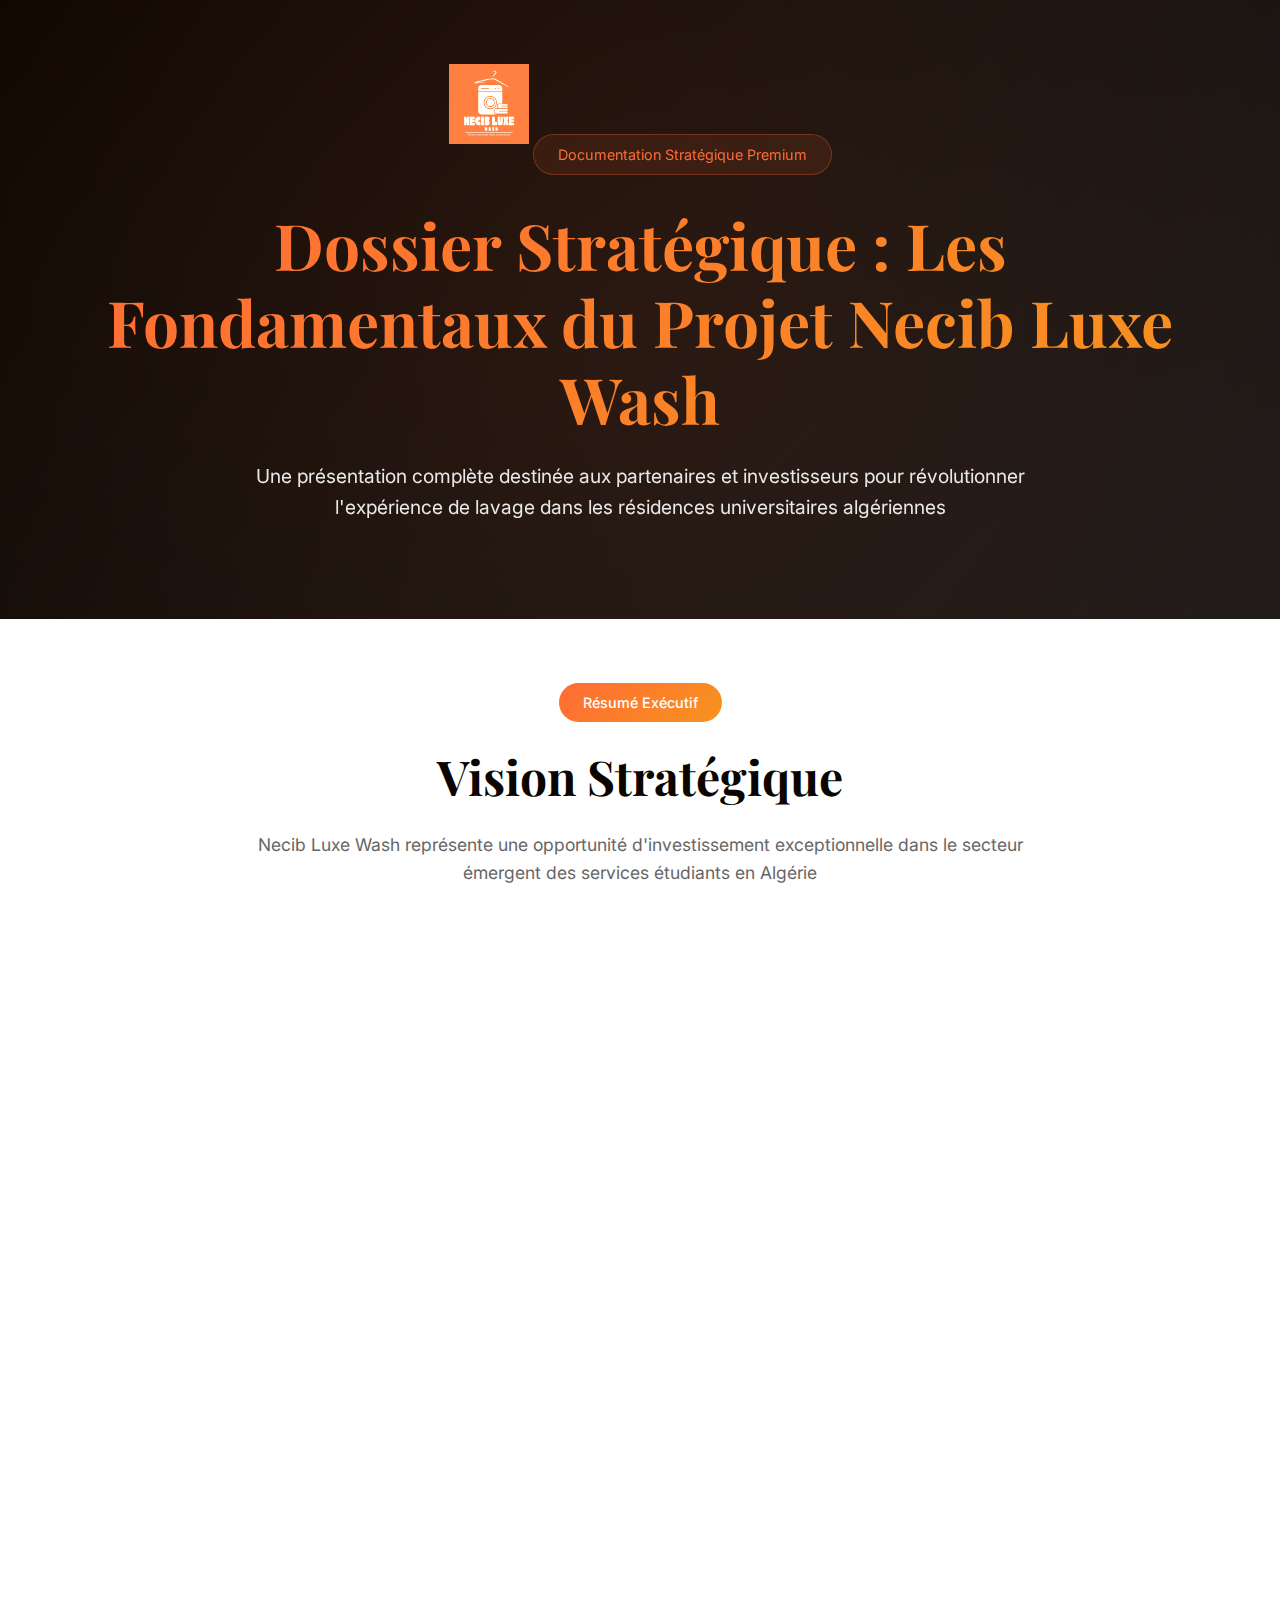
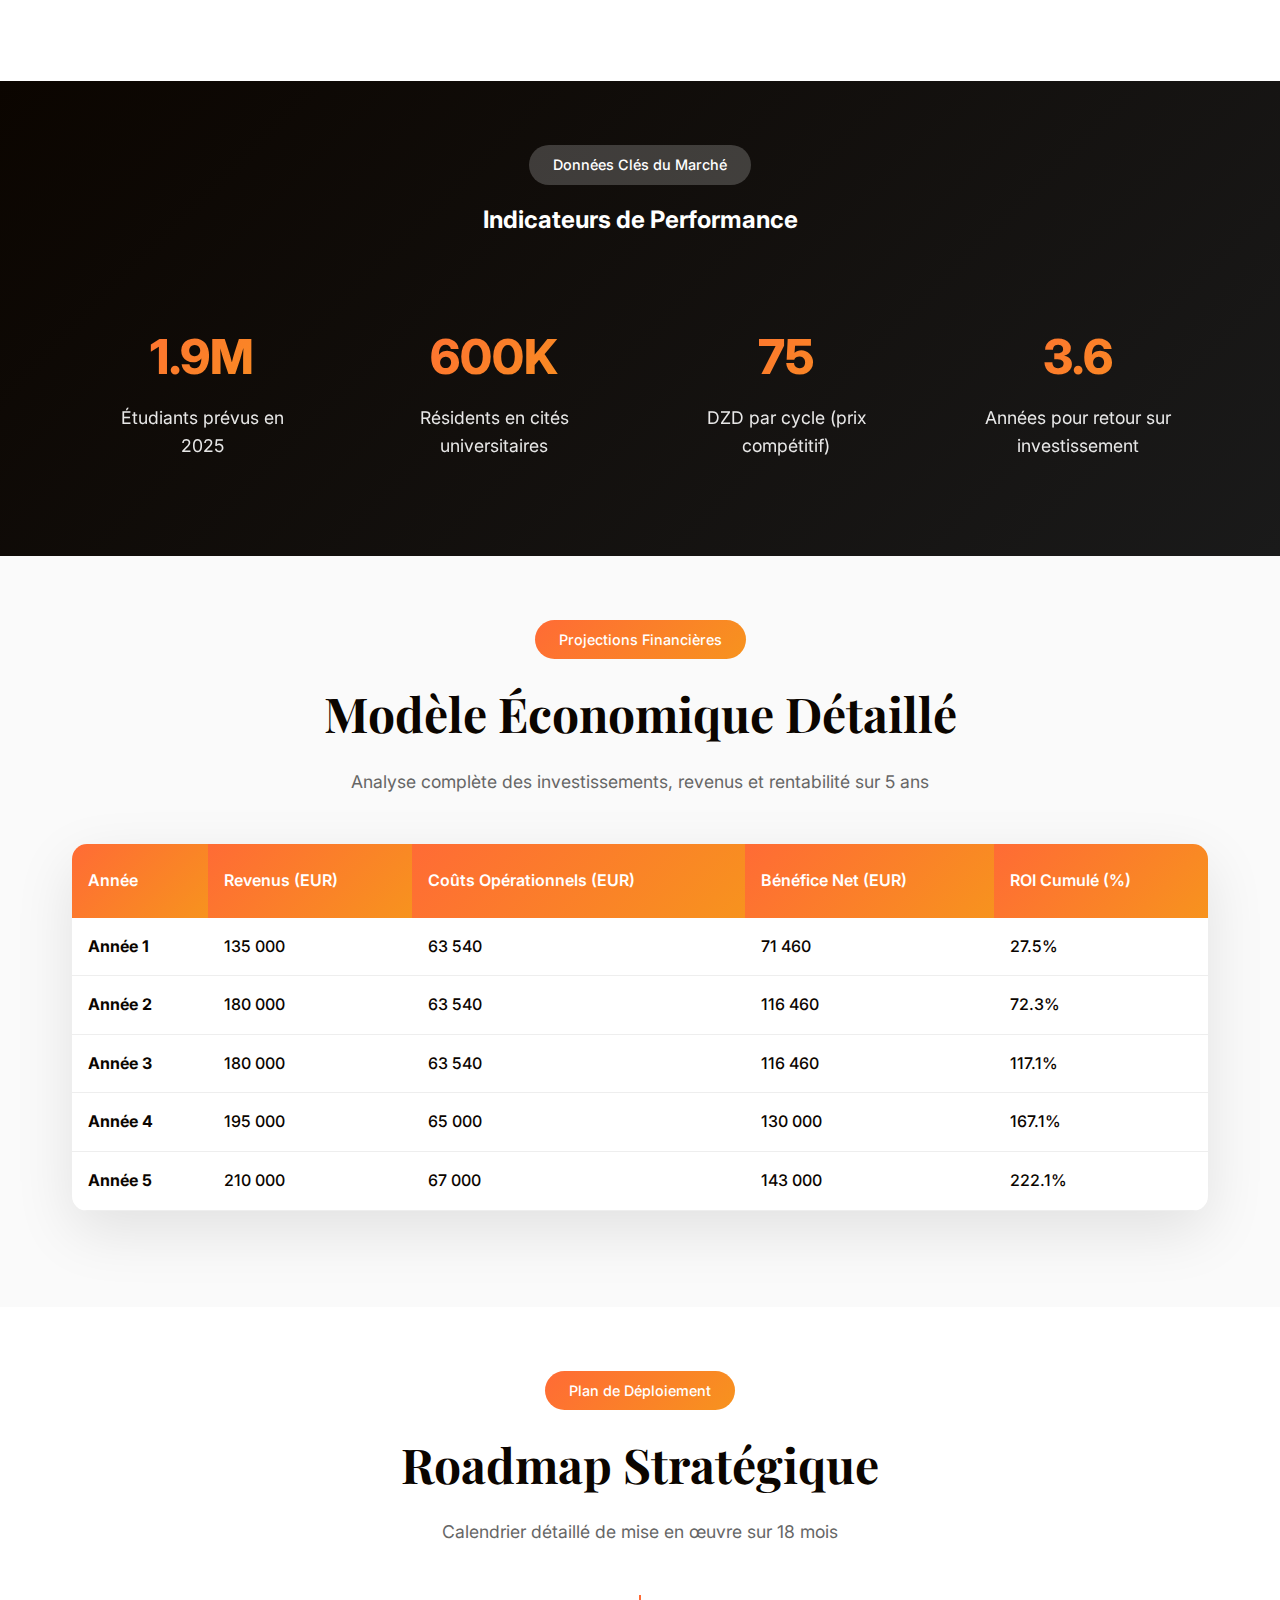
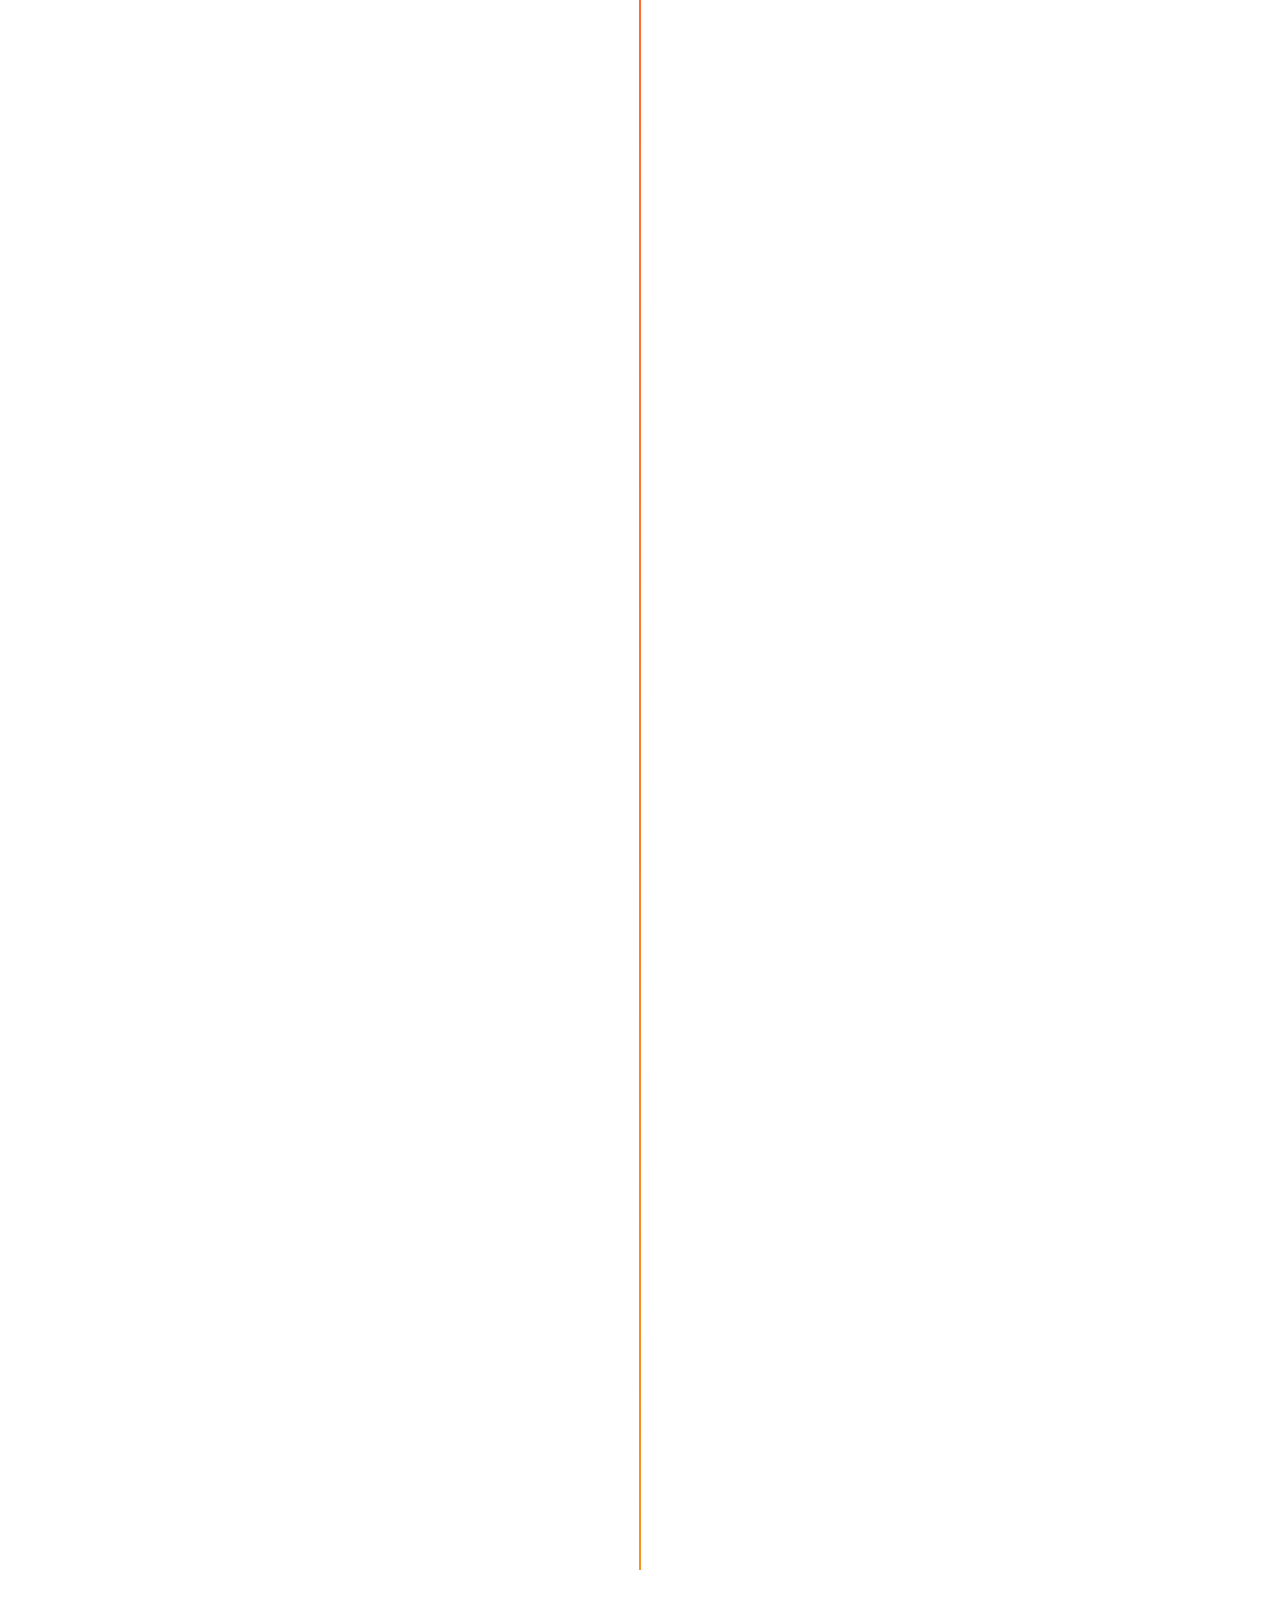
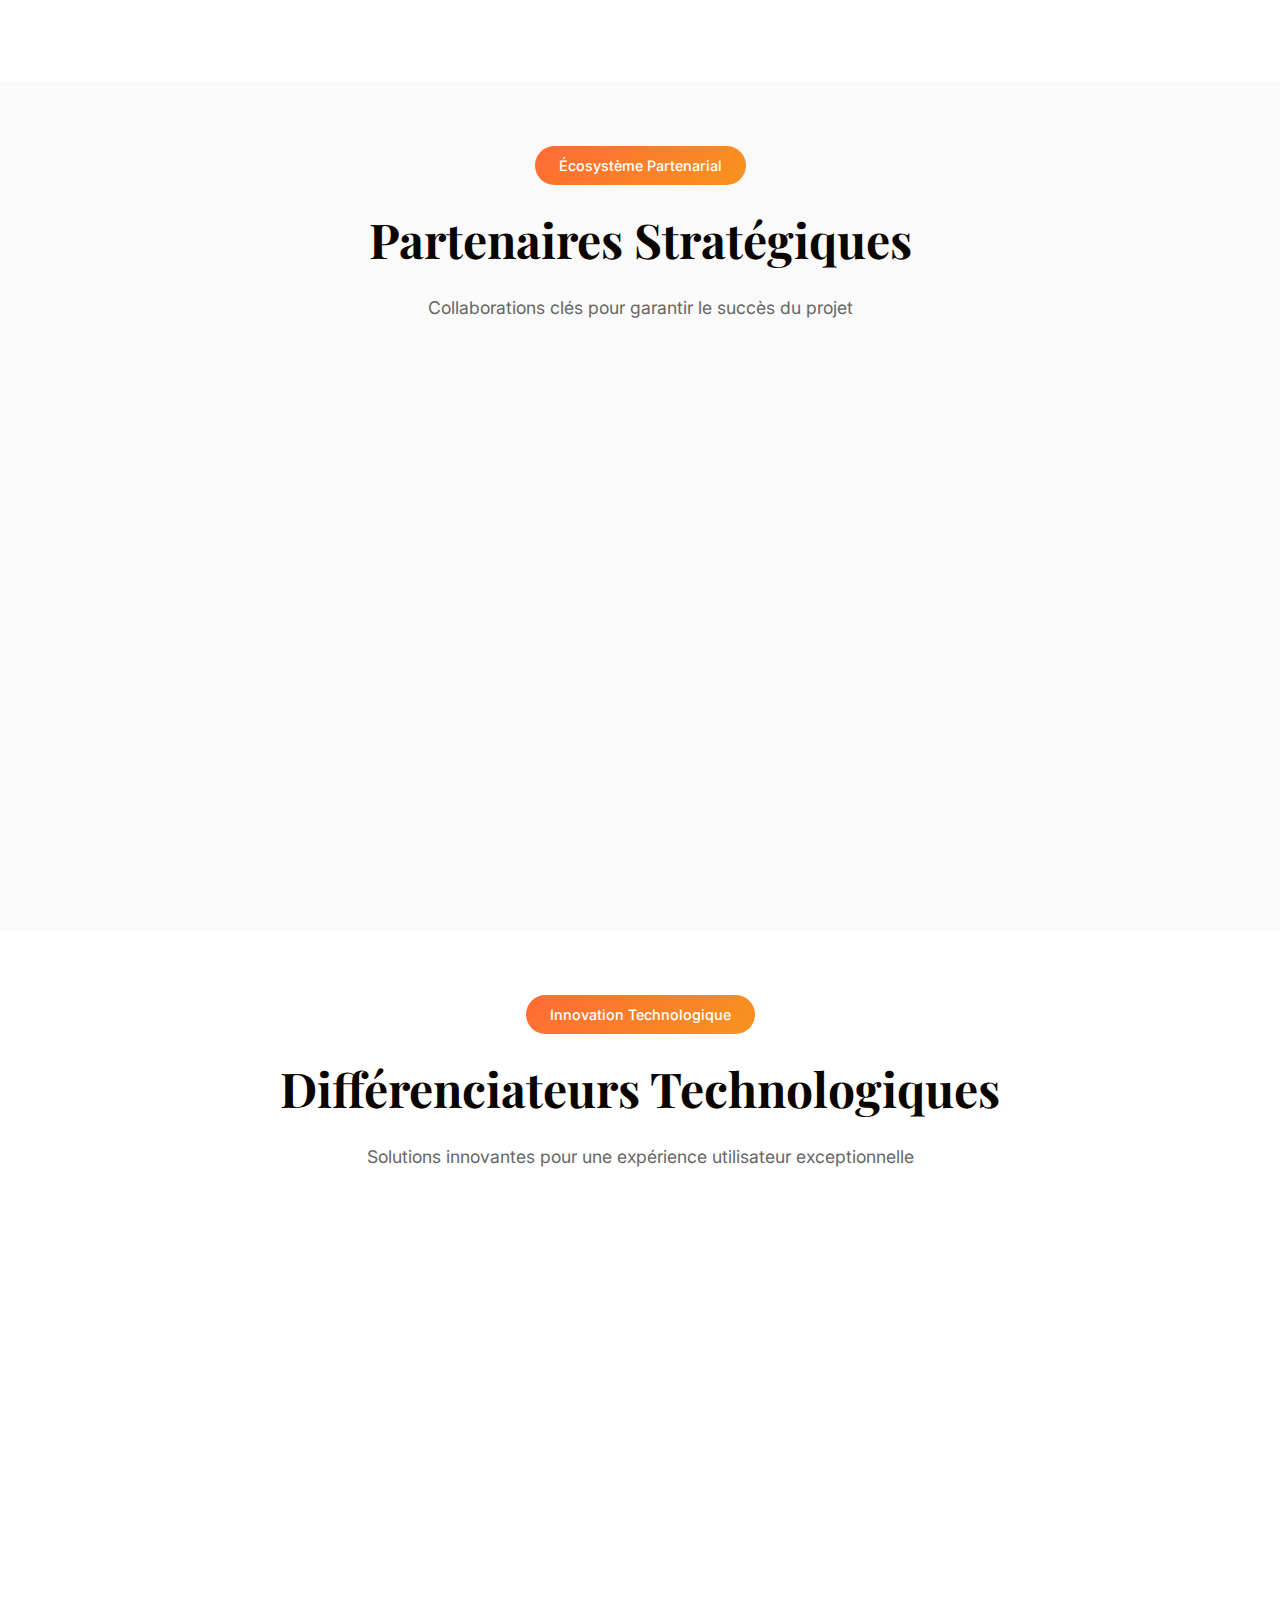
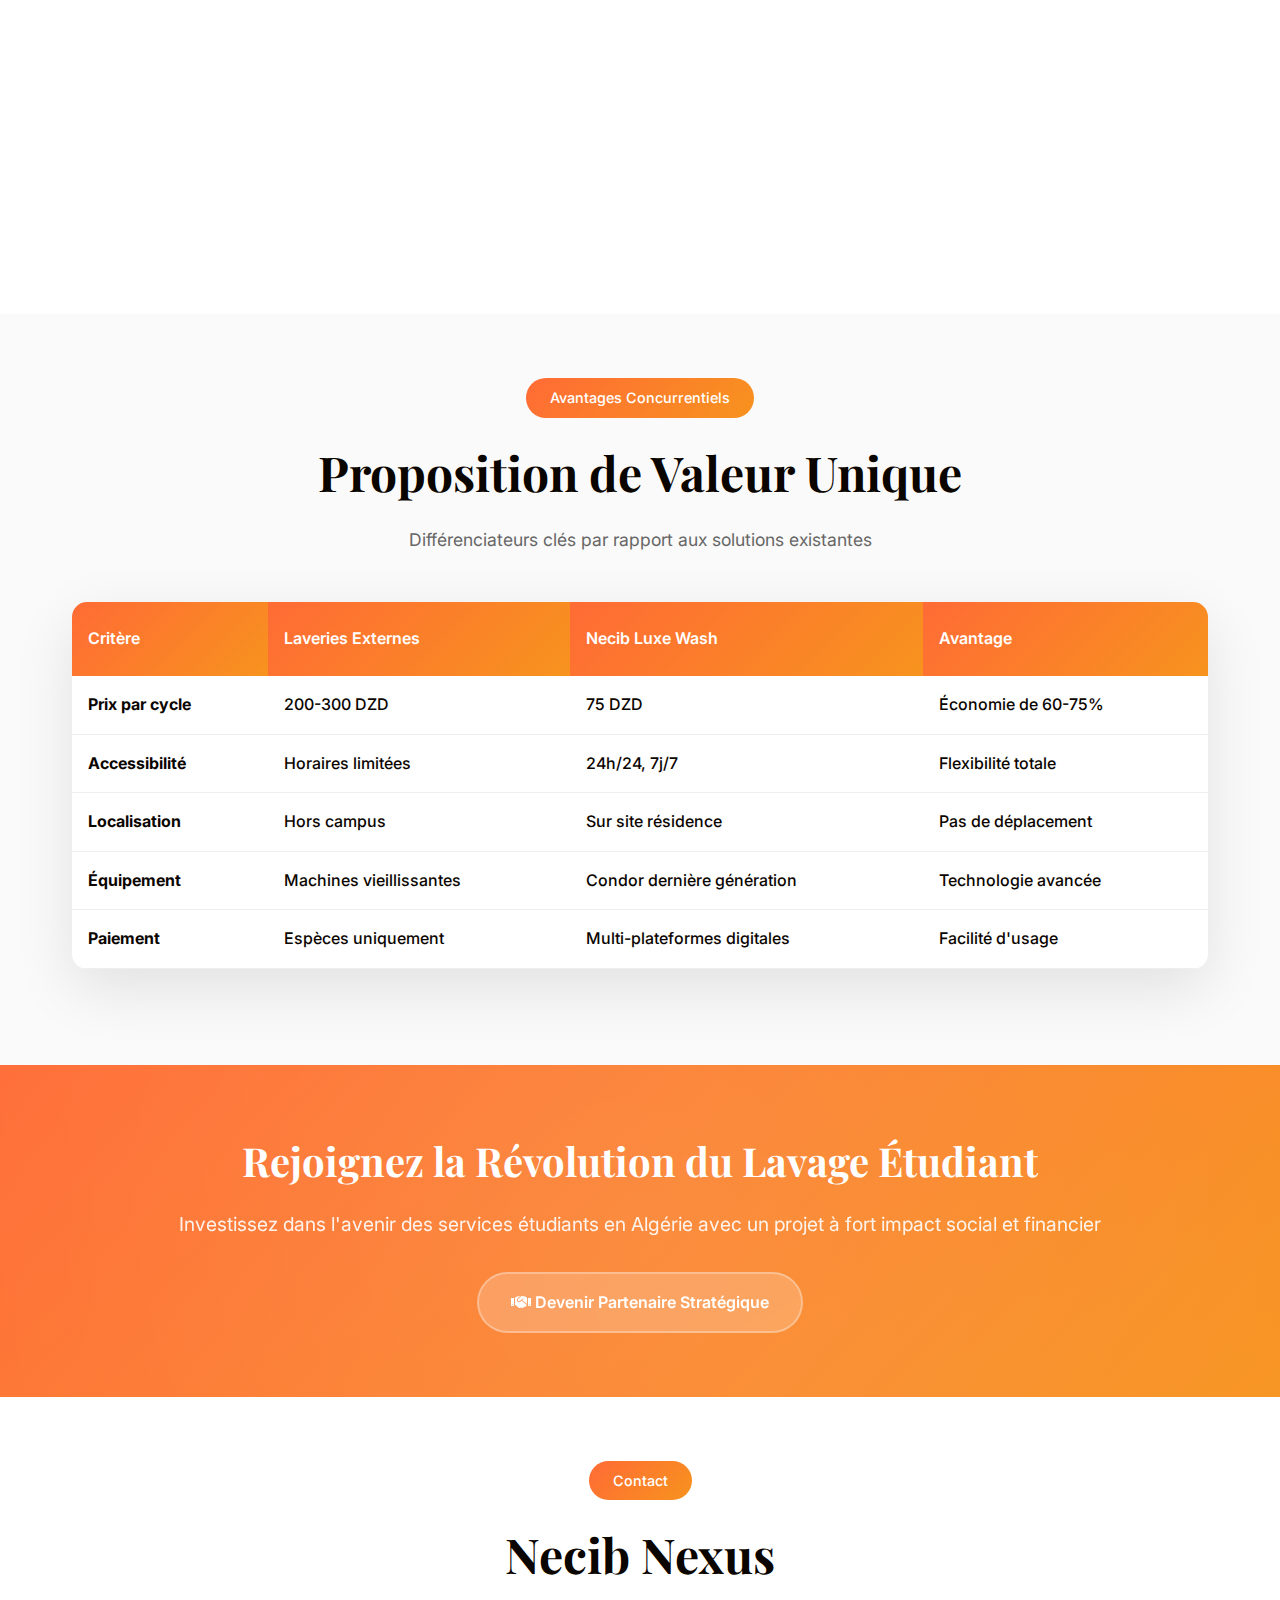
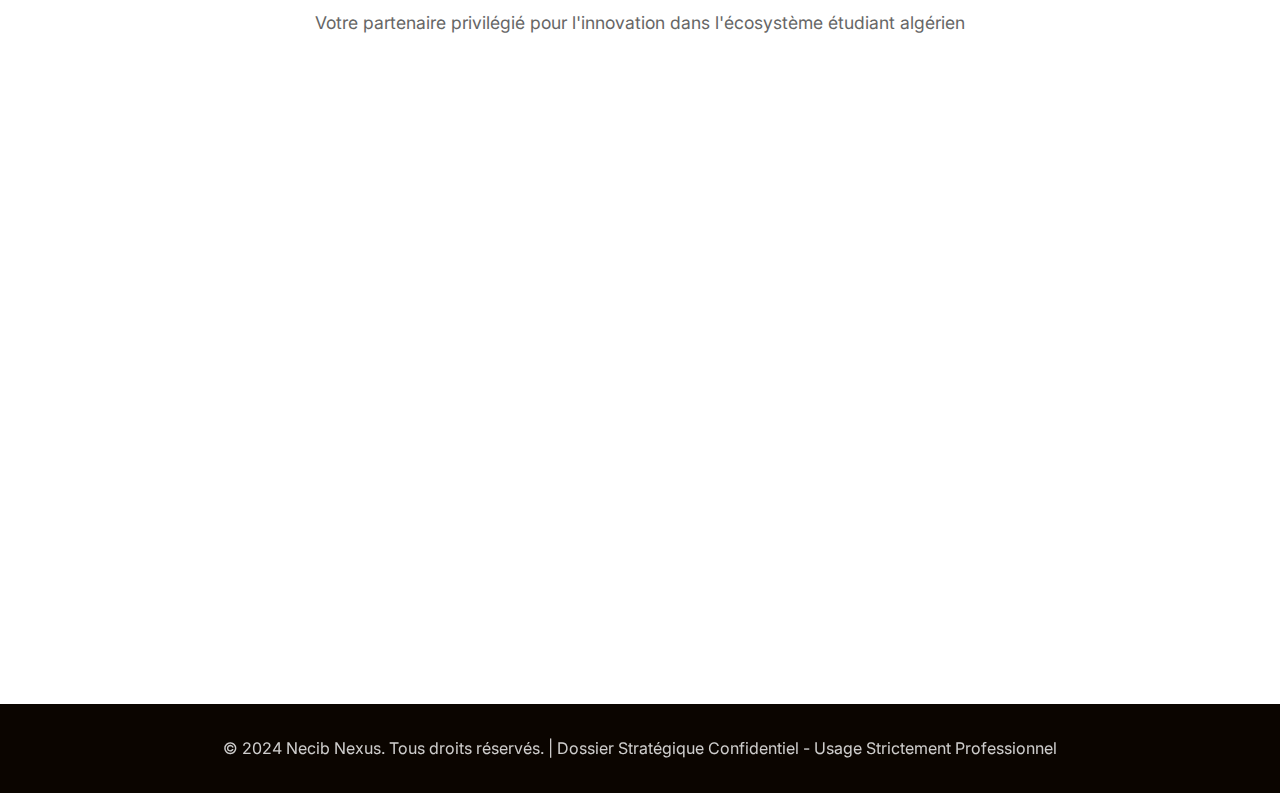
<file: dossier-strategique-necib-luxe-wash.html>
<!DOCTYPE html>
<html lang="fr">
<head>
    <meta charset="UTF-8">
    <meta name="viewport" content="width=device-width, initial-scale=1.0">
    <title>Dossier Stratégique : Les Fondamentaux du Projet Necib Luxe Wash pour Partenaires et Investisseurs</title>
    <link rel="stylesheet" href="https://cdnjs.cloudflare.com/ajax/libs/font-awesome/6.0.0/css/all.min.css">
    <style>
        @import url('https://fonts.googleapis.com/css2?family=Inter:wght@300;400;500;600;700;800&family=Playfair+Display:wght@400;500;600;700&display=swap');
        
        * {
            margin: 0;
            padding: 0;
            box-sizing: border-box;
        }
        
        :root {
            --primary-gradient: linear-gradient(135deg, #ff6b35 0%, #f7931e 100%);
            --dark-gradient: linear-gradient(135deg, #0b0500 0%, #1a1a1a 100%);
            --premium-shadow: 0 20px 60px rgba(0, 0, 0, 0.1);
            --text-dark: #0b0500;
            --text-light: #666;
            --accent-color: #ff6b35;
            --bg-light: #fafafa;
        }
        
        body {
            font-family: 'Inter', sans-serif;
            line-height: 1.6;
            color: var(--text-dark);
            background: var(--bg-light);
            overflow-x: hidden;
        }
        
        .container {
            max-width: 1200px;
            margin: 0 auto;
            padding: 0 2rem;
        }
        
        /* Hero Section */
        .hero {
            background: var(--dark-gradient);
            color: white;
            padding: 4rem 0;
            position: relative;
            overflow: hidden;
            text-align: center;
        }
        
        .hero::before {
            content: '';
            position: absolute;
            top: -50%;
            left: -50%;
            width: 200%;
            height: 200%;
            background: radial-gradient(circle, rgba(255,107,53,0.1) 0%, transparent 70%);
            animation: pulse 8s ease-in-out infinite;
        }
        
        @keyframes pulse {
            0%, 100% { transform: scale(1); opacity: 0.7; }
            50% { transform: scale(1.1); opacity: 1; }
        }
        
        .hero-content {
            position: relative;
            z-index: 2;
        }
        
        .hero-badge {
            display: inline-block;
            background: rgba(255, 107, 53, 0.1);
            border: 1px solid rgba(255, 107, 53, 0.3);
            padding: 0.5rem 1.5rem;
            border-radius: 50px;
            font-size: 0.9rem;
            color: #ff6b35;
            margin-bottom: 2rem;
            backdrop-filter: blur(10px);
        }
        
        .hero h1 {
            font-family: 'Playfair Display', serif;
            font-size: clamp(2.5rem, 5vw, 4rem);
            font-weight: 700;
            line-height: 1.2;
            margin-bottom: 1.5rem;
            background: var(--primary-gradient);
            -webkit-background-clip: text;
            -webkit-text-fill-color: transparent;
            background-clip: text;
        }
        
        .hero p {
            font-size: 1.2rem;
            opacity: 0.9;
            max-width: 800px;
            margin: 0 auto 2rem;
        }
        
        .logo-hero {
            width: 80px;
            height: auto;
            margin-bottom: 1rem;
            filter: brightness(1.2);
        }
        
        /* Section Styles */
        .section {
            padding: 4rem 0;
        }
        
        .section-alt {
            background: white;
        }
        
        .section-header {
            text-align: center;
            margin-bottom: 3rem;
        }
        
        .section-badge {
            display: inline-block;
            background: var(--primary-gradient);
            color: white;
            padding: 0.5rem 1.5rem;
            border-radius: 50px;
            font-size: 0.9rem;
            margin-bottom: 1rem;
            font-weight: 500;
        }
        
        .section h2 {
            font-family: 'Playfair Display', serif;
            font-size: clamp(2rem, 4vw, 3rem);
            margin-bottom: 1rem;
            color: var(--text-dark);
        }
        
        .section p {
            font-size: 1.1rem;
            color: var(--text-light);
            max-width: 800px;
            margin: 0 auto;
        }
        
        /* Cards Grid */
        .cards-grid {
            display: grid;
            grid-template-columns: repeat(auto-fit, minmax(300px, 1fr));
            gap: 2rem;
            margin-top: 3rem;
        }
        
        .card {
            background: white;
            border-radius: 20px;
            padding: 2rem;
            box-shadow: var(--premium-shadow);
            transition: all 0.3s ease;
            position: relative;
            overflow: hidden;
        }
        
        .card::before {
            content: '';
            position: absolute;
            top: 0;
            left: 0;
            right: 0;
            height: 4px;
            background: var(--primary-gradient);
        }
        
        .card:hover {
            transform: translateY(-10px);
            box-shadow: 0 30px 80px rgba(0, 0, 0, 0.15);
        }
        
        .card-icon {
            width: 60px;
            height: 60px;
            background: var(--primary-gradient);
            border-radius: 50%;
            display: flex;
            align-items: center;
            justify-content: center;
            color: white;
            font-size: 1.5rem;
            margin-bottom: 1.5rem;
        }
        
        .card h3 {
            font-size: 1.3rem;
            margin-bottom: 1rem;
            color: var(--text-dark);
        }
        
        .card p {
            color: var(--text-light);
            font-size: 1rem;
        }
        
        /* Stats Section */
        .stats {
            background: var(--dark-gradient);
            color: white;
            padding: 4rem 0;
            position: relative;
        }
        
        .stats-grid {
            display: grid;
            grid-template-columns: repeat(auto-fit, minmax(200px, 1fr));
            gap: 2rem;
            text-align: center;
        }
        
        .stat-item {
            padding: 2rem;
        }
        
        .stat-number {
            font-size: 3rem;
            font-weight: 800;
            background: var(--primary-gradient);
            -webkit-background-clip: text;
            -webkit-text-fill-color: transparent;
            background-clip: text;
            display: block;
            margin-bottom: 0.5rem;
        }
        
        .stat-label {
            font-size: 1.1rem;
            opacity: 0.9;
        }
        
        /* Timeline */
        .timeline {
            position: relative;
            max-width: 800px;
            margin: 0 auto;
        }
        
        .timeline::before {
            content: '';
            position: absolute;
            left: 50%;
            top: 0;
            bottom: 0;
            width: 2px;
            background: var(--primary-gradient);
            transform: translateX(-50%);
        }
        
        .timeline-item {
            position: relative;
            margin-bottom: 3rem;
            width: 50%;
            padding: 0 2rem;
        }
        
        .timeline-item:nth-child(odd) {
            left: 0;
            text-align: right;
        }
        
        .timeline-item:nth-child(even) {
            left: 50%;
            text-align: left;
        }
        
        .timeline-content {
            background: white;
            padding: 2rem;
            border-radius: 15px;
            box-shadow: var(--premium-shadow);
            position: relative;
        }
        
        .timeline-content::before {
            content: '';
            position: absolute;
            top: 50%;
            width: 0;
            height: 0;
            transform: translateY(-50%);
            border: 10px solid transparent;
        }
        
        .timeline-item:nth-child(odd) .timeline-content::before {
            right: -20px;
            border-left-color: white;
        }
        
        .timeline-item:nth-child(even) .timeline-content::before {
            left: -20px;
            border-right-color: white;
        }
        
        .timeline-dot {
            position: absolute;
            top: 50%;
            width: 20px;
            height: 20px;
            background: var(--primary-gradient);
            border: 4px solid white;
            border-radius: 50%;
            transform: translateY(-50%);
        }
        
        .timeline-item:nth-child(odd) .timeline-dot {
            right: -2rem;
        }
        
        .timeline-item:nth-child(even) .timeline-dot {
            left: -2rem;
        }
        
        .timeline h3 {
            color: var(--accent-color);
            margin-bottom: 1rem;
        }
        
        /* Financial Table */
        .financial-table {
            background: white;
            border-radius: 15px;
            overflow: hidden;
            box-shadow: var(--premium-shadow);
            margin: 2rem 0;
        }
        
        .financial-table table {
            width: 100%;
            border-collapse: collapse;
        }
        
        .financial-table th {
            background: var(--primary-gradient);
            color: white;
            padding: 1.5rem 1rem;
            text-align: left;
            font-weight: 600;
        }
        
        .financial-table td {
            padding: 1rem;
            border-bottom: 1px solid #eee;
            font-weight: 500;
        }
        
        .financial-table tr:hover {
            background: #f9f9f9;
        }
        
        /* Partners Section */
        .partners-grid {
            display: grid;
            grid-template-columns: repeat(auto-fit, minmax(250px, 1fr));
            gap: 2rem;
            margin-top: 3rem;
        }
        
        .partner-card {
            background: white;
            border-radius: 15px;
            padding: 2rem;
            text-align: center;
            box-shadow: var(--premium-shadow);
            transition: all 0.3s ease;
        }
        
        .partner-card:hover {
            transform: translateY(-5px);
        }
        
        .partner-logo {
            width: 80px;
            height: 80px;
            object-fit: contain;
            margin-bottom: 1rem;
            border-radius: 10px;
        }
        
        .partner-status {
            display: inline-block;
            padding: 0.3rem 1rem;
            border-radius: 20px;
            font-size: 0.8rem;
            font-weight: 500;
            margin-bottom: 1rem;
        }
        
        .status-negotiating {
            background: rgba(255, 193, 7, 0.1);
            color: #ff6b35;
        }
        
        .status-confirmed {
            background: rgba(40, 167, 69, 0.1);
            color: #28a745;
        }
        
        /* CTA Section */
        .cta {
            background: var(--primary-gradient);
            color: white;
            padding: 4rem 0;
            text-align: center;
            position: relative;
            overflow: hidden;
        }
        
        .cta::before {
            content: '';
            position: absolute;
            top: -50%;
            left: -50%;
            width: 200%;
            height: 200%;
            background: radial-gradient(circle, rgba(255,255,255,0.1) 0%, transparent 70%);
            animation: pulse 6s ease-in-out infinite;
        }
        
        .cta-content {
            position: relative;
            z-index: 2;
        }
        
        .cta h2 {
            font-family: 'Playfair Display', serif;
            font-size: 2.5rem;
            margin-bottom: 1rem;
        }
        
        .cta p {
            font-size: 1.2rem;
            margin-bottom: 2rem;
            opacity: 0.9;
        }
        
        .btn {
            display: inline-block;
            padding: 1rem 2rem;
            background: rgba(255, 255, 255, 0.2);
            color: white;
            text-decoration: none;
            border-radius: 50px;
            font-weight: 600;
            transition: all 0.3s ease;
            backdrop-filter: blur(10px);
            border: 2px solid rgba(255, 255, 255, 0.3);
        }
        
        .btn:hover {
            background: white;
            color: var(--accent-color);
            transform: translateY(-2px);
        }
        
        /* Footer */
        .footer {
            background: var(--text-dark);
            color: white;
            padding: 2rem 0;
            text-align: center;
        }
        
        .footer p {
            opacity: 0.8;
        }
        
        /* Responsive */
        @media (max-width: 768px) {
            .timeline::before {
                left: 20px;
            }
            
            .timeline-item {
                width: 100%;
                left: 0 !important;
                text-align: left !important;
                padding-left: 4rem;
                padding-right: 1rem;
            }
            
            .timeline-dot {
                left: 10px !important;
                right: auto !important;
            }
            
            .timeline-content::before {
                left: -20px !important;
                right: auto !important;
                border-right-color: white !important;
                border-left-color: transparent !important;
            }
            
            .stats-grid {
                grid-template-columns: repeat(2, 1fr);
            }
            
            .cards-grid {
                grid-template-columns: 1fr;
            }
        }
        
        /* Print Styles */
        @media print {
            .hero::before,
            .stats::before,
            .cta::before {
                display: none;
            }
            
            .card:hover,
            .partner-card:hover {
                transform: none;
            }
        }
    </style>
</head>
<body>
    <!-- Hero Section -->
    <section class="hero">
        <div class="container">
            <div class="hero-content">
                <img src="./assets/images/Logo-Necib-Wash.png" alt="Necib Luxe Wash" class="logo-hero">
                <div class="hero-badge">Documentation Stratégique Premium</div>
                <h1>Dossier Stratégique : Les Fondamentaux du Projet Necib Luxe Wash</h1>
                <p>Une présentation complète destinée aux partenaires et investisseurs pour révolutionner l'expérience de lavage dans les résidences universitaires algériennes</p>
            </div>
        </div>
    </section>

    <!-- Executive Summary -->
    <section class="section section-alt">
        <div class="container">
            <div class="section-header">
                <div class="section-badge">Résumé Exécutif</div>
                <h2>Vision Stratégique</h2>
                <p>Necib Luxe Wash représente une opportunité d'investissement exceptionnelle dans le secteur émergent des services étudiants en Algérie</p>
            </div>
            
            <div class="cards-grid">
                <div class="card">
                    <div class="card-icon">
                        <i class="fas fa-target"></i>
                    </div>
                    <h3>Opportunité de Marché</h3>
                    <p>Avec 1,9 million d'étudiants prévus en 2025 dont 600 000 en résidences universitaires, le marché présente un potentiel de croissance exceptionnel pour des services de laverie modernes et accessibles.</p>
                </div>
                
                <div class="card">
                    <div class="card-icon">
                        <i class="fas fa-chart-line"></i>
                    </div>
                    <h3>Rentabilité Prouvée</h3>
                    <p>ROI de 2,6 ans avec un investissement initial de 260 000 EUR pour 10 sites générant 1 125 EUR de revenus mensuels par site dès la première année d'exploitation.</p>
                </div>
                
                <div class="card">
                    <div class="card-icon">
                        <i class="fas fa-handshake"></i>
                    </div>
                    <h3>Partenariats Stratégiques</h3>
                    <p>Collaborations en cours avec Condor Electronics pour l'équipement et le Ministère de l'Enseignement Supérieur pour l'autorisation et le déploiement.</p>
                </div>
                
                <div class="card">
                    <div class="card-icon">
                        <i class="fas fa-leaf"></i>
                    </div>
                    <h3>Innovation Durable</h3>
                    <p>Équipements éco-énergétiques, paiements numériques sécurisés et espaces d'attente connectés pour une expérience utilisateur premium.</p>
                </div>
            </div>
        </div>
    </section>

    <!-- Market Statistics -->
    <section class="stats">
        <div class="container">
            <div class="section-header">
                <div class="section-badge" style="background: rgba(255, 255, 255, 0.2); color: white;">Données Clés du Marché</div>
                <h2 style="color: white;">Indicateurs de Performance</h2>
            </div>
            
            <div class="stats-grid">
                <div class="stat-item">
                    <span class="stat-number">1.9M</span>
                    <span class="stat-label">Étudiants prévus en 2025</span>
                </div>
                
                <div class="stat-item">
                    <span class="stat-number">600K</span>
                    <span class="stat-label">Résidents en cités universitaires</span>
                </div>
                
                <div class="stat-item">
                    <span class="stat-number">75</span>
                    <span class="stat-label">DZD par cycle (prix compétitif)</span>
                </div>
                
                <div class="stat-item">
                    <span class="stat-number">3.6</span>
                    <span class="stat-label">Années pour retour sur investissement</span>
                </div>
            </div>
        </div>
    </section>

    <!-- Financial Projections -->
    <section class="section">
        <div class="container">
            <div class="section-header">
                <div class="section-badge">Projections Financières</div>
                <h2>Modèle Économique Détaillé</h2>
                <p>Analyse complète des investissements, revenus et rentabilité sur 5 ans</p>
            </div>
            
            <div class="financial-table">
                <table>
                    <thead>
                        <tr>
                            <th>Année</th>
                            <th>Revenus (EUR)</th>
                            <th>Coûts Opérationnels (EUR)</th>
                            <th>Bénéfice Net (EUR)</th>
                            <th>ROI Cumulé (%)</th>
                        </tr>
                    </thead>
                    <tbody>
                        <tr>
                            <td><strong>Année 1</strong></td>
                            <td>135 000</td>
                            <td>63 540</td>
                            <td>71 460</td>
                            <td>27.5%</td>
                        </tr>
                        <tr>
                            <td><strong>Année 2</strong></td>
                            <td>180 000</td>
                            <td>63 540</td>
                            <td>116 460</td>
                            <td>72.3%</td>
                        </tr>
                        <tr>
                            <td><strong>Année 3</strong></td>
                            <td>180 000</td>
                            <td>63 540</td>
                            <td>116 460</td>
                            <td>117.1%</td>
                        </tr>
                        <tr>
                            <td><strong>Année 4</strong></td>
                            <td>195 000</td>
                            <td>65 000</td>
                            <td>130 000</td>
                            <td>167.1%</td>
                        </tr>
                        <tr>
                            <td><strong>Année 5</strong></td>
                            <td>210 000</td>
                            <td>67 000</td>
                            <td>143 000</td>
                            <td>222.1%</td>
                        </tr>
                    </tbody>
                </table>
            </div>
        </div>
    </section>

    <!-- Implementation Timeline -->
    <section class="section section-alt">
        <div class="container">
            <div class="section-header">
                <div class="section-badge">Plan de Déploiement</div>
                <h2>Roadmap Stratégique</h2>
                <p>Calendrier détaillé de mise en œuvre sur 18 mois</p>
            </div>
            
            <div class="timeline">
                <div class="timeline-item">
                    <div class="timeline-content">
                        <h3>Phase 1 : Préparation (Mois 1-3)</h3>
                        <p><strong>Objectifs :</strong> Sécurisation du financement, finalisation des partenariats avec Condor Electronics et négociations avec le Ministère de l'Enseignement Supérieur.</p>
                        <p><strong>Livrables :</strong> Contrats signés, autorisations obtenues, équipes constituées.</p>
                    </div>
                    <div class="timeline-dot"></div>
                </div>
                
                <div class="timeline-item">
                    <div class="timeline-content">
                        <h3>Phase 2 : Sites Pilotes (Mois 4-8)</h3>
                        <p><strong>Objectifs :</strong> Installation des 2 premiers sites à Alger et Oran, tests opérationnels et validation du modèle économique.</p>
                        <p><strong>Livrables :</strong> Sites opérationnels, feedback utilisateurs, optimisation des processus.</p>
                    </div>
                    <div class="timeline-dot"></div>
                </div>
                
                <div class="timeline-item">
                    <div class="timeline-content">
                        <h3>Phase 3 : Expansion (Mois 9-15)</h3>
                        <p><strong>Objectifs :</strong> Déploiement des 8 sites restants, lancement de l'application mobile et mise en place du programme de fidélité.</p>
                        <p><strong>Livrables :</strong> 10 sites opérationnels, application lancée, partenariats élargis.</p>
                    </div>
                    <div class="timeline-dot"></div>
                </div>
                
                <div class="timeline-item">
                    <div class="timeline-content">
                        <h3>Phase 4 : Optimisation (Mois 16-18)</h3>
                        <p><strong>Objectifs :</strong> Analyse de performance, expansion nationale préparée et développement de services additionnels.</p>
                        <p><strong>Livrables :</strong> Rentabilité confirmée, plan d'expansion nationale, services premium.</p>
                    </div>
                    <div class="timeline-dot"></div>
                </div>
            </div>
        </div>
    </section>

    <!-- Strategic Partners -->
    <section class="section">
        <div class="container">
            <div class="section-header">
                <div class="section-badge">Écosystème Partenarial</div>
                <h2>Partenaires Stratégiques</h2>
                <p>Collaborations clés pour garantir le succès du projet</p>
            </div>
            
            <div class="partners-grid">
                <div class="partner-card">
                    <img src="./assets/images/NOS PARTENAIRES/320px-Condor_Electronics_logo.svg.png" alt="Condor Electronics" class="partner-logo">
                    <h3>Condor Electronics</h3>
                    <div class="partner-status status-negotiating">En Négociation</div>
                    <p>Fournisseur exclusif d'équipements de laverie haute performance (WashPro 6000 & DryMax 8000) avec garantie de maintenance sur 10 ans.</p>
                </div>
                
                <div class="partner-card">
                    <img src="./assets/images/NOS PARTENAIRES/Embleme-minister1024- ministère de l'Enseignement supérieur et de la Recherche scientifique.png" alt="MESRS" class="partner-logo">
                    <h3>MESRS Algérie</h3>
                    <div class="partner-status status-negotiating">Autorisation en cours</div>
                    <p>Ministère de l'Enseignement Supérieur pour l'autorisation officielle et l'accès aux résidences universitaires dans le cadre de la Vision Algérie 2030.</p>
                </div>
                
                <div class="partner-card">
                    <img src="./assets/images/NOS PARTENAIRES/carte-edahabia-baridimob-precisions-algerie-poste-citel edahabia.jpg" alt="Solutions de Paiement" class="partner-logo">
                    <h3>Citel & Edahabia</h3>
                    <div class="partner-status status-confirmed">Confirmé</div>
                    <p>Intégration des plateformes de paiement numérique leaders en Algérie pour une expérience utilisateur moderne et sécurisée.</p>
                </div>
                
                <div class="partner-card">
                    <img src="./assets/images/NOS PARTENAIRES/Startup DZ-logo.png" alt="Startups Algérie" class="partner-logo">
                    <h3>Startups Algérie</h3>
                    <div class="partner-status status-confirmed">Labellisé</div>
                    <p>Soutien dans le cadre du Décret Exécutif n° 20-254 pour l'accès aux incitations fiscales et aux financements publics.</p>
                </div>
            </div>
        </div>
    </section>

    <!-- Technology & Innovation -->
    <section class="section section-alt">
        <div class="container">
            <div class="section-header">
                <div class="section-badge">Innovation Technologique</div>
                <h2>Différenciateurs Technologiques</h2>
                <p>Solutions innovantes pour une expérience utilisateur exceptionnelle</p>
            </div>
            
            <div class="cards-grid">
                <div class="card">
                    <div class="card-icon">
                        <i class="fas fa-mobile-alt"></i>
                    </div>
                    <h3>Application Mobile Native</h3>
                    <p>Gestion complète via smartphone : réservation en temps réel, paiements sécurisés, notifications push et suivi de cycle de lavage.</p>
                </div>
                
                <div class="card">
                    <div class="card-icon">
                        <i class="fas fa-credit-card"></i>
                    </div>
                    <h3>Paiements Numériques</h3>
                    <p>Intégration multi-plateforme : Citel, Edahabia, cartes bancaires et portefeuille électronique pour une accessibilité maximale.</p>
                </div>
                
                <div class="card">
                    <div class="card-icon">
                        <i class="fas fa-wifi"></i>
                    </div>
                    <h3>Espaces Connectés</h3>
                    <p>Zones d'attente équipées de Wi-Fi gratuit, prises de recharge et environnement d'étude pour optimiser le temps d'attente.</p>
                </div>
                
                <div class="card">
                    <div class="card-icon">
                        <i class="fas fa-chart-bar"></i>
                    </div>
                    <h3>Analytics Avancés</h3>
                    <p>Tableau de bord en temps réel pour le suivi des performances, l'optimisation des revenus et la maintenance prédictive.</p>
                </div>
            </div>
        </div>
    </section>

    <!-- Competitive Advantages -->
    <section class="section">
        <div class="container">
            <div class="section-header">
                <div class="section-badge">Avantages Concurrentiels</div>
                <h2>Proposition de Valeur Unique</h2>
                <p>Différenciateurs clés par rapport aux solutions existantes</p>
            </div>
            
            <div class="financial-table">
                <table>
                    <thead>
                        <tr>
                            <th>Critère</th>
                            <th>Laveries Externes</th>
                            <th>Necib Luxe Wash</th>
                            <th>Avantage</th>
                        </tr>
                    </thead>
                    <tbody>
                        <tr>
                            <td><strong>Prix par cycle</strong></td>
                            <td>200-300 DZD</td>
                            <td>75 DZD</td>
                            <td>Économie de 60-75%</td>
                        </tr>
                        <tr>
                            <td><strong>Accessibilité</strong></td>
                            <td>Horaires limitées</td>
                            <td>24h/24, 7j/7</td>
                            <td>Flexibilité totale</td>
                        </tr>
                        <tr>
                            <td><strong>Localisation</strong></td>
                            <td>Hors campus</td>
                            <td>Sur site résidence</td>
                            <td>Pas de déplacement</td>
                        </tr>
                        <tr>
                            <td><strong>Équipement</strong></td>
                            <td>Machines vieillissantes</td>
                            <td>Condor dernière génération</td>
                            <td>Technologie avancée</td>
                        </tr>
                        <tr>
                            <td><strong>Paiement</strong></td>
                            <td>Espèces uniquement</td>
                            <td>Multi-plateformes digitales</td>
                            <td>Facilité d'usage</td>
                        </tr>
                    </tbody>
                </table>
            </div>
        </div>
    </section>

    <!-- Call to Action -->
    <section class="cta">
        <div class="container">
            <div class="cta-content">
                <h2>Rejoignez la Révolution du Lavage Étudiant</h2>
                <p>Investissez dans l'avenir des services étudiants en Algérie avec un projet à fort impact social et financier</p>
                <a href="#contact" class="btn">
                    <i class="fas fa-handshake"></i>
                    Devenir Partenaire Stratégique
                </a>
            </div>
        </div>
    </section>

    <!-- Contact Information -->
    <section class="section section-alt" id="contact">
        <div class="container">
            <div class="section-header">
                <div class="section-badge">Contact</div>
                <h2>Necib Nexus</h2>
                <p>Votre partenaire privilégié pour l'innovation dans l'écosystème étudiant algérien</p>
            </div>
            
            <div class="cards-grid">
                <div class="card">
                    <div class="card-icon">
                        <i class="fas fa-envelope"></i>
                    </div>
                    <h3>Email Professionnel</h3>
                    <p><strong>contact@necibnexus.com</strong><br>Réponse garantie sous 24h</p>
                </div>
                
                <div class="card">
                    <div class="card-icon">
                        <i class="fas fa-phone"></i>
                    </div>
                    <h3>Ligne Directe</h3>
                    <p><strong>+213 7 96 96 98 95</strong><br>Disponible 7j/7 de 8h à 20h</p>
                </div>
                
                <div class="card">
                    <div class="card-icon">
                        <i class="fas fa-globe"></i>
                    </div>
                    <h3>Site Web Officiel</h3>
                    <p><strong>necibnexus.com</strong><br>Documentation complète et mises à jour</p>
                </div>
                
                <div class="card">
                    <div class="card-icon">
                        <i class="fas fa-map-marker-alt"></i>
                    </div>
                    <h3>Siège Social</h3>
                    <p><strong>El Oued, Algérie</strong><br>Bureaux ouverts au public</p>
                </div>
            </div>
        </div>
    </section>

    <!-- Footer -->
    <footer class="footer">
        <div class="container">
            <p>&copy; 2024 Necib Nexus. Tous droits réservés. | Dossier Stratégique Confidentiel - Usage Strictement Professionnel</p>
        </div>
    </footer>

    <script>
        // Smooth scrolling for navigation links
        document.querySelectorAll('a[href^="#"]').forEach(anchor => {
            anchor.addEventListener('click', function (e) {
                e.preventDefault();
                document.querySelector(this.getAttribute('href')).scrollIntoView({
                    behavior: 'smooth'
                });
            });
        });

        // Add animation on scroll
        const observerOptions = {
            threshold: 0.1,
            rootMargin: '0px 0px -50px 0px'
        };

        const observer = new IntersectionObserver(function(entries) {
            entries.forEach(entry => {
                if (entry.isIntersecting) {
                    entry.target.style.opacity = '1';
                    entry.target.style.transform = 'translateY(0)';
                }
            });
        }, observerOptions);

        // Observe all cards and timeline items
        document.querySelectorAll('.card, .timeline-item, .partner-card').forEach(el => {
            el.style.opacity = '0';
            el.style.transform = 'translateY(30px)';
            el.style.transition = 'all 0.6s ease';
            observer.observe(el);
        });

        // Add print functionality
        function printDocument() {
            window.print();
        }

        // Add download as PDF functionality (requires additional library)
        function downloadPDF() {
            alert('Fonctionnalité de téléchargement PDF en cours de développement');
        }
    </script>
</body>
</html>
</file>
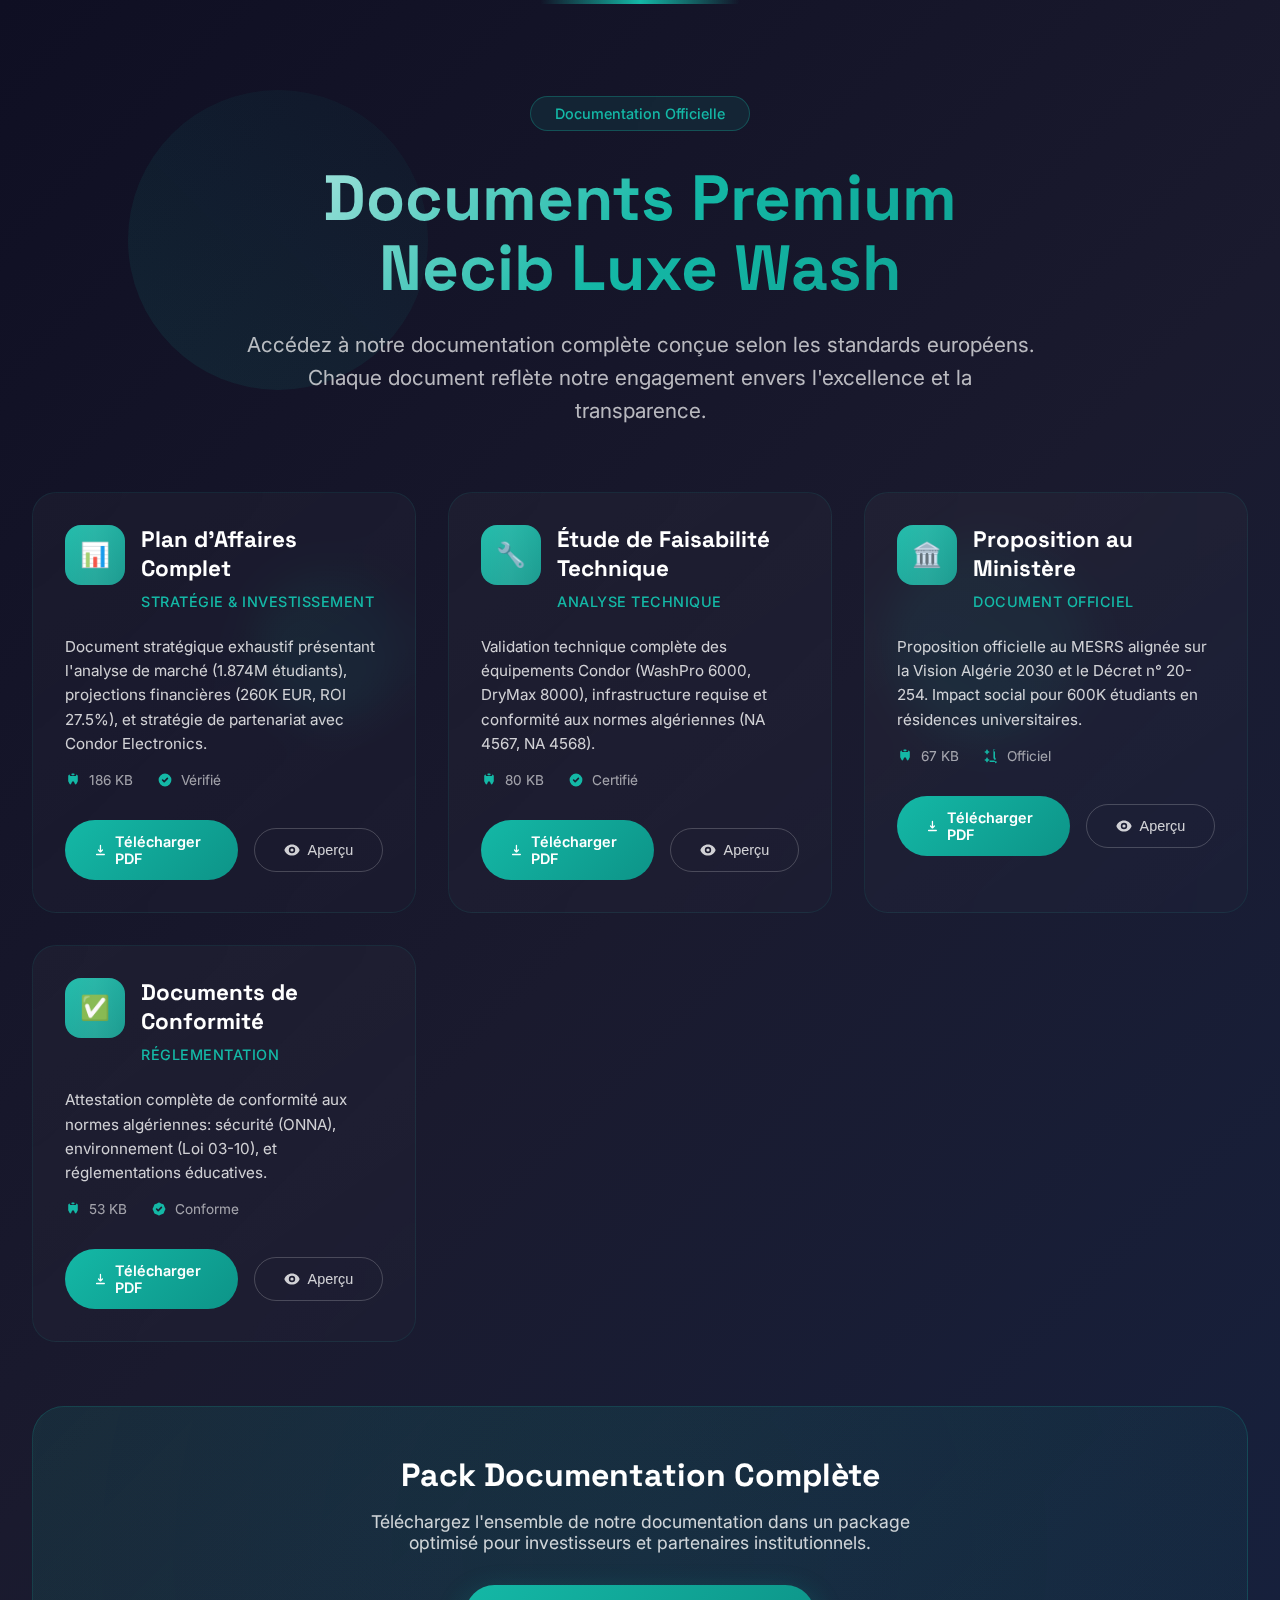
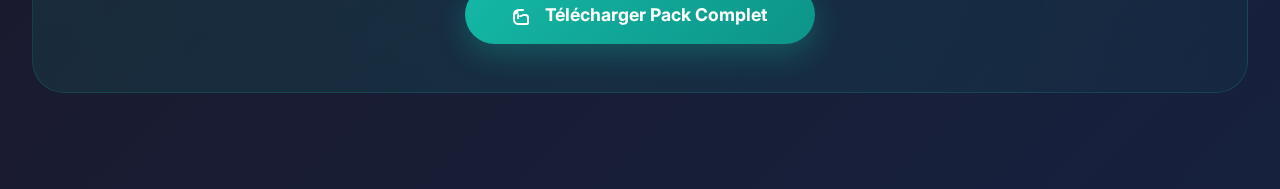
<file: premium-documents-section.html>
<!DOCTYPE html>
<html lang="fr">
<head>
    <meta charset="UTF-8">
    <meta name="viewport" content="width=device-width, initial-scale=1.0">
    <title>Documents Officiels Premium - Necib Luxe Wash</title>
    <link rel="preconnect" href="https://fonts.googleapis.com">
    <link rel="preconnect" href="https://fonts.gstatic.com" crossorigin>
    <link href="https://fonts.googleapis.com/css2?family=Inter:wght@300;400;500;600;700;800&family=Space+Grotesk:wght@300;400;500;600;700&display=swap" rel="stylesheet">
    <style>
        * {
            margin: 0;
            padding: 0;
            box-sizing: border-box;
        }

        body {
            font-family: 'Inter', -apple-system, BlinkMacSystemFont, sans-serif;
            background: linear-gradient(135deg, #0f0f23 0%, #1a1a2e 50%, #16213e 100%);
            color: #ffffff;
            overflow-x: hidden;
            min-height: 100vh;
        }

        /* ULTRA PREMIUM BACKGROUND EFFECTS */
        .animated-background {
            position: fixed;
            top: 0;
            left: 0;
            width: 100%;
            height: 100%;
            z-index: -1;
            overflow: hidden;
        }

        .bg-element {
            position: absolute;
            border-radius: 50%;
            background: linear-gradient(45deg, rgba(20, 184, 166, 0.1), rgba(13, 148, 136, 0.05));
            animation: float 20s ease-in-out infinite;
        }

        .bg-element:nth-child(1) {
            width: 300px;
            height: 300px;
            top: 10%;
            left: 10%;
            animation-delay: 0s;
        }

        .bg-element:nth-child(2) {
            width: 200px;
            height: 200px;
            top: 60%;
            right: 15%;
            animation-delay: 5s;
        }

        .bg-element:nth-child(3) {
            width: 150px;
            height: 150px;
            bottom: 20%;
            left: 20%;
            animation-delay: 10s;
        }

        @keyframes float {
            0%, 100% { transform: translateY(0px) rotate(0deg); opacity: 0.3; }
            50% { transform: translateY(-20px) rotate(180deg); opacity: 0.1; }
        }

        /* HEADER SECTION */
        .documents-header {
            text-align: center;
            padding: 6rem 2rem 4rem;
            position: relative;
        }

        .documents-header::before {
            content: '';
            position: absolute;
            top: 0;
            left: 50%;
            transform: translateX(-50%);
            width: 200px;
            height: 4px;
            background: linear-gradient(90deg, transparent, #14B8A6, transparent);
            border-radius: 2px;
        }

        .section-badge {
            display: inline-block;
            background: rgba(20, 184, 166, 0.1);
            border: 1px solid rgba(20, 184, 166, 0.3);
            padding: 0.5rem 1.5rem;
            border-radius: 50px;
            font-size: 0.9rem;
            font-weight: 500;
            color: #14B8A6;
            margin-bottom: 2rem;
            backdrop-filter: blur(10px);
        }

        .main-title {
            font-family: 'Space Grotesk', sans-serif;
            font-size: clamp(2.5rem, 5vw, 4rem);
            font-weight: 800;
            line-height: 1.1;
            margin-bottom: 1.5rem;
            background: linear-gradient(135deg, #ffffff 0%, #14B8A6 50%, #0D9488 100%);
            -webkit-background-clip: text;
            -webkit-text-fill-color: transparent;
            background-clip: text;
        }

        .main-subtitle {
            font-size: 1.3rem;
            color: rgba(255, 255, 255, 0.7);
            max-width: 800px;
            margin: 0 auto;
            line-height: 1.6;
            font-weight: 400;
        }

        /* DOCUMENTS GRID */
        .documents-container {
            max-width: 1400px;
            margin: 0 auto;
            padding: 0 2rem 6rem;
        }

        .documents-grid {
            display: grid;
            grid-template-columns: repeat(auto-fit, minmax(350px, 1fr));
            gap: 2rem;
            margin-bottom: 4rem;
        }

        /* DOCUMENT CARD - NEXT GEN DESIGN */
        .document-card {
            background: linear-gradient(145deg, rgba(255, 255, 255, 0.03), rgba(255, 255, 255, 0.01));
            border: 1px solid rgba(20, 184, 166, 0.1);
            border-radius: 24px;
            padding: 2rem;
            position: relative;
            transition: all 0.4s cubic-bezier(0.4, 0, 0.2, 1);
            backdrop-filter: blur(20px);
            overflow: hidden;
            cursor: pointer;
            group: hover;
        }

        .document-card::before {
            content: '';
            position: absolute;
            top: 0;
            left: 0;
            right: 0;
            bottom: 0;
            background: linear-gradient(135deg, rgba(20, 184, 166, 0.05), transparent);
            opacity: 0;
            transition: opacity 0.4s ease;
            border-radius: 24px;
        }

        .document-card:hover::before {
            opacity: 1;
        }

        .document-card:hover {
            transform: translateY(-8px);
            border-color: rgba(20, 184, 166, 0.3);
            box-shadow: 
                0 20px 60px rgba(0, 0, 0, 0.3),
                0 0 0 1px rgba(20, 184, 166, 0.1);
        }

        /* CARD HEADER */
        .card-header {
            display: flex;
            align-items: flex-start;
            gap: 1rem;
            margin-bottom: 1.5rem;
        }

        .document-icon {
            width: 60px;
            height: 60px;
            background: linear-gradient(135deg, #14B8A6, #0D9488);
            border-radius: 16px;
            display: flex;
            align-items: center;
            justify-content: center;
            font-size: 1.5rem;
            flex-shrink: 0;
            position: relative;
            overflow: hidden;
        }

        .document-icon::before {
            content: '';
            position: absolute;
            top: -50%;
            left: -50%;
            width: 200%;
            height: 200%;
            background: linear-gradient(45deg, transparent, rgba(255, 255, 255, 0.1), transparent);
            transform: rotate(45deg);
            transition: transform 0.6s ease;
        }

        .document-card:hover .document-icon::before {
            transform: rotate(45deg) translateX(100%);
        }

        .card-title-section {
            flex: 1;
        }

        .document-title {
            font-family: 'Space Grotesk', sans-serif;
            font-size: 1.4rem;
            font-weight: 700;
            color: #ffffff;
            margin-bottom: 0.5rem;
            line-height: 1.3;
        }

        .document-category {
            font-size: 0.9rem;
            color: #14B8A6;
            font-weight: 500;
            text-transform: uppercase;
            letter-spacing: 0.5px;
        }

        /* CARD CONTENT */
        .card-content {
            margin-bottom: 2rem;
        }

        .document-description {
            color: rgba(255, 255, 255, 0.8);
            line-height: 1.6;
            margin-bottom: 1rem;
            font-size: 0.95rem;
        }

        .document-stats {
            display: flex;
            gap: 1.5rem;
            margin-bottom: 1.5rem;
        }

        .stat-item {
            display: flex;
            align-items: center;
            gap: 0.5rem;
            font-size: 0.85rem;
            color: rgba(255, 255, 255, 0.6);
        }

        .stat-icon {
            width: 16px;
            height: 16px;
            color: #14B8A6;
        }

        /* CARD ACTIONS */
        .card-actions {
            display: flex;
            gap: 1rem;
            align-items: center;
        }

        .btn-primary {
            background: linear-gradient(135deg, #14B8A6, #0D9488);
            color: white;
            border: none;
            padding: 0.8rem 1.8rem;
            border-radius: 50px;
            font-weight: 600;
            font-size: 0.9rem;
            cursor: pointer;
            transition: all 0.3s ease;
            text-decoration: none;
            display: inline-flex;
            align-items: center;
            gap: 0.5rem;
            position: relative;
            overflow: hidden;
        }

        .btn-primary::before {
            content: '';
            position: absolute;
            top: 0;
            left: -100%;
            width: 100%;
            height: 100%;
            background: linear-gradient(90deg, transparent, rgba(255, 255, 255, 0.2), transparent);
            transition: left 0.5s ease;
        }

        .btn-primary:hover::before {
            left: 100%;
        }

        .btn-primary:hover {
            transform: translateY(-2px);
            box-shadow: 0 8px 25px rgba(20, 184, 166, 0.4);
        }

        .btn-secondary {
            color: rgba(255, 255, 255, 0.8);
            border: 1px solid rgba(255, 255, 255, 0.2);
            background: transparent;
            padding: 0.8rem 1.8rem;
            border-radius: 50px;
            font-weight: 500;
            font-size: 0.9rem;
            cursor: pointer;
            transition: all 0.3s ease;
            text-decoration: none;
            display: inline-flex;
            align-items: center;
            gap: 0.5rem;
        }

        .btn-secondary:hover {
            border-color: #14B8A6;
            color: #14B8A6;
            background: rgba(20, 184, 166, 0.05);
        }

        /* PREMIUM CTA SECTION */
        .premium-cta {
            background: linear-gradient(135deg, rgba(20, 184, 166, 0.1), rgba(13, 148, 136, 0.05));
            border: 1px solid rgba(20, 184, 166, 0.2);
            border-radius: 32px;
            padding: 3rem;
            text-align: center;
            position: relative;
            overflow: hidden;
        }

        .premium-cta::before {
            content: '';
            position: absolute;
            top: -50%;
            left: -50%;
            width: 200%;
            height: 200%;
            background: radial-gradient(circle, rgba(20, 184, 166, 0.05) 0%, transparent 70%);
            animation: rotate 20s linear infinite;
        }

        @keyframes rotate {
            from { transform: rotate(0deg); }
            to { transform: rotate(360deg); }
        }

        .cta-content {
            position: relative;
            z-index: 2;
        }

        .cta-title {
            font-family: 'Space Grotesk', sans-serif;
            font-size: 2rem;
            font-weight: 700;
            margin-bottom: 1rem;
            color: #ffffff;
        }

        .cta-description {
            font-size: 1.1rem;
            color: rgba(255, 255, 255, 0.8);
            margin-bottom: 2rem;
            max-width: 600px;
            margin-left: auto;
            margin-right: auto;
        }

        .cta-button {
            background: linear-gradient(135deg, #14B8A6, #0D9488);
            color: white;
            border: none;
            padding: 1.2rem 3rem;
            border-radius: 50px;
            font-weight: 700;
            font-size: 1.1rem;
            cursor: pointer;
            transition: all 0.3s ease;
            text-decoration: none;
            display: inline-flex;
            align-items: center;
            gap: 0.8rem;
            box-shadow: 0 10px 30px rgba(20, 184, 166, 0.3);
        }

        .cta-button:hover {
            transform: translateY(-3px);
            box-shadow: 0 15px 40px rgba(20, 184, 166, 0.4);
        }

        /* RESPONSIVE DESIGN */
        @media (max-width: 768px) {
            .documents-header {
                padding: 4rem 1rem 3rem;
            }

            .documents-grid {
                grid-template-columns: 1fr;
                gap: 1.5rem;
                padding: 0 1rem;
            }

            .document-card {
                padding: 1.5rem;
            }

            .card-actions {
                flex-direction: column;
                gap: 0.8rem;
            }

            .btn-primary,
            .btn-secondary {
                width: 100%;
                justify-content: center;
            }

            .premium-cta {
                padding: 2rem;
                margin: 0 1rem;
            }

            .cta-title {
                font-size: 1.5rem;
            }
        }

        /* LOADING ANIMATIONS */
        .fade-in {
            animation: fadeIn 0.8s ease-out forwards;
        }

        .fade-in-delay {
            animation: fadeIn 0.8s ease-out 0.2s both;
        }

        @keyframes fadeIn {
            from {
                opacity: 0;
                transform: translateY(30px);
            }
            to {
                opacity: 1;
                transform: translateY(0);
            }
        }
    </style>
</head>
<body>
    <!-- ANIMATED BACKGROUND -->
    <div class="animated-background">
        <div class="bg-element"></div>
        <div class="bg-element"></div>
        <div class="bg-element"></div>
    </div>

    <!-- HEADER SECTION -->
    <section class="documents-header fade-in">
        <div class="section-badge">Documentation Officielle</div>
        <h1 class="main-title">Documents Premium<br>Necib Luxe Wash</h1>
        <p class="main-subtitle">
            Accédez à notre documentation complète conçue selon les standards européens. 
            Chaque document reflète notre engagement envers l'excellence et la transparence.
        </p>
    </section>

    <!-- DOCUMENTS GRID -->
    <section class="documents-container fade-in-delay">
        <div class="documents-grid">
            
            <!-- PLAN D'AFFAIRES -->
            <div class="document-card">
                <div class="card-header">
                    <div class="document-icon">📊</div>
                    <div class="card-title-section">
                        <h3 class="document-title">Plan d'Affaires Complet</h3>
                        <span class="document-category">Stratégie & Investissement</span>
                    </div>
                </div>
                <div class="card-content">
                    <p class="document-description">
                        Document stratégique exhaustif présentant l'analyse de marché (1.874M étudiants), 
                        projections financières (260K EUR, ROI 27.5%), et stratégie de partenariat avec Condor Electronics.
                    </p>
                    <div class="document-stats">
                        <div class="stat-item">
                            <svg class="stat-icon" fill="currentColor" viewBox="0 0 20 20">
                                <path d="M9 2a1 1 0 000 2h2a1 1 0 100-2H9z"/>
                                <path fill-rule="evenodd" d="M4 5a2 2 0 012-2v1a1 1 0 001 1h6a1 1 0 001-1V3a2 2 0 012 2v6.5l-1.777 3.554a1 1 0 01-1.789 0L11 12H9l-1.434 3.054a1 1 0 01-1.789 0L4 11.5V5z"/>
                            </svg>
                            186 KB
                        </div>
                        <div class="stat-item">
                            <svg class="stat-icon" fill="currentColor" viewBox="0 0 20 20">
                                <path fill-rule="evenodd" d="M10 18a8 8 0 100-16 8 8 0 000 16zm3.707-9.293a1 1 0 00-1.414-1.414L9 10.586 7.707 9.293a1 1 0 00-1.414 1.414l2 2a1 1 0 001.414 0l4-4z"/>
                            </svg>
                            Vérifié
                        </div>
                    </div>
                </div>
                <div class="card-actions">
                    <a href="./assets/images/Files/Plan d'Affaires pour Necib Luxe Wash FR.pdf" class="btn-primary" download>
                        <svg width="16" height="16" fill="currentColor" viewBox="0 0 20 20">
                            <path fill-rule="evenodd" d="M3 17a1 1 0 011-1h12a1 1 0 110 2H4a1 1 0 01-1-1zm3.293-7.707a1 1 0 011.414 0L9 10.586V3a1 1 0 112 0v7.586l1.293-1.293a1 1 0 111.414 1.414l-3 3a1 1 0 01-1.414 0l-3-3a1 1 0 010-1.414z"/>
                        </svg>
                        Télécharger PDF
                    </a>
                    <button class="btn-secondary" onclick="previewDocument('plan-affaires')">
                        <svg width="16" height="16" fill="currentColor" viewBox="0 0 20 20">
                            <path d="M10 12a2 2 0 100-4 2 2 0 000 4z"/>
                            <path fill-rule="evenodd" d="M.458 10C1.732 5.943 5.522 3 10 3s8.268 2.943 9.542 7c-1.274 4.057-5.064 7-9.542 7S1.732 14.057.458 10zM14 10a4 4 0 11-8 0 4 4 0 018 0z"/>
                        </svg>
                        Aperçu
                    </button>
                </div>
            </div>

            <!-- ÉTUDE TECHNIQUE -->
            <div class="document-card">
                <div class="card-header">
                    <div class="document-icon">🔧</div>
                    <div class="card-title-section">
                        <h3 class="document-title">Étude de Faisabilité Technique</h3>
                        <span class="document-category">Analyse Technique</span>
                    </div>
                </div>
                <div class="card-content">
                    <p class="document-description">
                        Validation technique complète des équipements Condor (WashPro 6000, DryMax 8000), 
                        infrastructure requise et conformité aux normes algériennes (NA 4567, NA 4568).
                    </p>
                    <div class="document-stats">
                        <div class="stat-item">
                            <svg class="stat-icon" fill="currentColor" viewBox="0 0 20 20">
                                <path d="M9 2a1 1 0 000 2h2a1 1 0 100-2H9z"/>
                                <path fill-rule="evenodd" d="M4 5a2 2 0 012-2v1a1 1 0 001 1h6a1 1 0 001-1V3a2 2 0 012 2v6.5l-1.777 3.554a1 1 0 01-1.789 0L11 12H9l-1.434 3.054a1 1 0 01-1.789 0L4 11.5V5z"/>
                            </svg>
                            80 KB
                        </div>
                        <div class="stat-item">
                            <svg class="stat-icon" fill="currentColor" viewBox="0 0 20 20">
                                <path fill-rule="evenodd" d="M10 18a8 8 0 100-16 8 8 0 000 16zm3.707-9.293a1 1 0 00-1.414-1.414L9 10.586 7.707 9.293a1 1 0 00-1.414 1.414l2 2a1 1 0 001.414 0l4-4z"/>
                            </svg>
                            Certifié
                        </div>
                    </div>
                </div>
                <div class="card-actions">
                    <a href="./assets/images/Files/Condor-1/Etude_de_Faisabilite_Technique_Condor_Electronics.pdf" class="btn-primary" download>
                        <svg width="16" height="16" fill="currentColor" viewBox="0 0 20 20">
                            <path fill-rule="evenodd" d="M3 17a1 1 0 011-1h12a1 1 0 110 2H4a1 1 0 01-1-1zm3.293-7.707a1 1 0 011.414 0L9 10.586V3a1 1 0 112 0v7.586l1.293-1.293a1 1 0 111.414 1.414l-3 3a1 1 0 01-1.414 0l-3-3a1 1 0 010-1.414z"/>
                        </svg>
                        Télécharger PDF
                    </a>
                    <button class="btn-secondary" onclick="previewDocument('etude-technique')">
                        <svg width="16" height="16" fill="currentColor" viewBox="0 0 20 20">
                            <path d="M10 12a2 2 0 100-4 2 2 0 000 4z"/>
                            <path fill-rule="evenodd" d="M.458 10C1.732 5.943 5.522 3 10 3s8.268 2.943 9.542 7c-1.274 4.057-5.064 7-9.542 7S1.732 14.057.458 10zM14 10a4 4 0 11-8 0 4 4 0 018 0z"/>
                        </svg>
                        Aperçu
                    </button>
                </div>
            </div>

            <!-- PROPOSITION MINISTÈRE -->
            <div class="document-card">
                <div class="card-header">
                    <div class="document-icon">🏛️</div>
                    <div class="card-title-section">
                        <h3 class="document-title">Proposition au Ministère</h3>
                        <span class="document-category">Document Officiel</span>
                    </div>
                </div>
                <div class="card-content">
                    <p class="document-description">
                        Proposition officielle au MESRS alignée sur la Vision Algérie 2030 et le Décret n° 20-254. 
                        Impact social pour 600K étudiants en résidences universitaires.
                    </p>
                    <div class="document-stats">
                        <div class="stat-item">
                            <svg class="stat-icon" fill="currentColor" viewBox="0 0 20 20">
                                <path d="M9 2a1 1 0 000 2h2a1 1 0 100-2H9z"/>
                                <path fill-rule="evenodd" d="M4 5a2 2 0 012-2v1a1 1 0 001 1h6a1 1 0 001-1V3a2 2 0 012 2v6.5l-1.777 3.554a1 1 0 01-1.789 0L11 12H9l-1.434 3.054a1 1 0 01-1.789 0L4 11.5V5z"/>
                            </svg>
                            67 KB
                        </div>
                        <div class="stat-item">
                            <svg class="stat-icon" fill="currentColor" viewBox="0 0 20 20">
                                <path fill-rule="evenodd" d="M5 2a1 1 0 011 1v1h1a1 1 0 010 2H6v1a1 1 0 01-2 0V6H3a1 1 0 010-2h1V3a1 1 0 011-1zm0 10a1 1 0 011 1v1h1a1 1 0 110 2H6v1a1 1 0 11-2 0v-1H3a1 1 0 110-2h1v-1a1 1 0 011-1zM12 2a1 1 0 010 2h2a1 1 0 011 1v6.5l1.5 3H15a1 1 0 000 2h1.5a.5.5 0 01.5.5V18a1 1 0 11-2 0v-.5H9a1 1 0 110-2h5.5l-1.5-3V5a3 3 0 013-3h2z"/>
                            </svg>
                            Officiel
                        </div>
                    </div>
                </div>
                <div class="card-actions">
                    <a href="./assets/images/Files/Minister-1/Proposition_Projet_Ministere.pdf" class="btn-primary" download>
                        <svg width="16" height="16" fill="currentColor" viewBox="0 0 20 20">
                            <path fill-rule="evenodd" d="M3 17a1 1 0 011-1h12a1 1 0 110 2H4a1 1 0 01-1-1zm3.293-7.707a1 1 0 011.414 0L9 10.586V3a1 1 0 112 0v7.586l1.293-1.293a1 1 0 111.414 1.414l-3 3a1 1 0 01-1.414 0l-3-3a1 1 0 010-1.414z"/>
                        </svg>
                        Télécharger PDF
                    </a>
                    <button class="btn-secondary" onclick="previewDocument('proposition-ministere')">
                        <svg width="16" height="16" fill="currentColor" viewBox="0 0 20 20">
                            <path d="M10 12a2 2 0 100-4 2 2 0 000 4z"/>
                            <path fill-rule="evenodd" d="M.458 10C1.732 5.943 5.522 3 10 3s8.268 2.943 9.542 7c-1.274 4.057-5.064 7-9.542 7S1.732 14.057.458 10zM14 10a4 4 0 11-8 0 4 4 0 018 0z"/>
                        </svg>
                        Aperçu
                    </button>
                </div>
            </div>

            <!-- CONFORMITÉ -->
            <div class="document-card">
                <div class="card-header">
                    <div class="document-icon">✅</div>
                    <div class="card-title-section">
                        <h3 class="document-title">Documents de Conformité</h3>
                        <span class="document-category">Réglementation</span>
                    </div>
                </div>
                <div class="card-content">
                    <p class="document-description">
                        Attestation complète de conformité aux normes algériennes: sécurité (ONNA), 
                        environnement (Loi 03-10), et réglementations éducatives.
                    </p>
                    <div class="document-stats">
                        <div class="stat-item">
                            <svg class="stat-icon" fill="currentColor" viewBox="0 0 20 20">
                                <path d="M9 2a1 1 0 000 2h2a1 1 0 100-2H9z"/>
                                <path fill-rule="evenodd" d="M4 5a2 2 0 012-2v1a1 1 0 001 1h6a1 1 0 001-1V3a2 2 0 012 2v6.5l-1.777 3.554a1 1 0 01-1.789 0L11 12H9l-1.434 3.054a1 1 0 01-1.789 0L4 11.5V5z"/>
                            </svg>
                            53 KB
                        </div>
                        <div class="stat-item">
                            <svg class="stat-icon" fill="currentColor" viewBox="0 0 20 20">
                                <path fill-rule="evenodd" d="M6.267 3.455a3.066 3.066 0 001.745-.723 3.066 3.066 0 013.976 0 3.066 3.066 0 001.745.723 3.066 3.066 0 012.812 2.812c.051.643.304 1.254.723 1.745a3.066 3.066 0 010 3.976 3.066 3.066 0 00-.723 1.745 3.066 3.066 0 01-2.812 2.812 3.066 3.066 0 00-1.745.723 3.066 3.066 0 01-3.976 0 3.066 3.066 0 00-1.745-.723 3.066 3.066 0 01-2.812-2.812 3.066 3.066 0 00-.723-1.745 3.066 3.066 0 010-3.976 3.066 3.066 0 00.723-1.745 3.066 3.066 0 012.812-2.812zm7.44 5.252a1 1 0 00-1.414-1.414L9 10.586 7.707 9.293a1 1 0 00-1.414 1.414l2 2a1 1 0 001.414 0l4-4z"/>
                            </svg>
                            Conforme
                        </div>
                    </div>
                </div>
                <div class="card-actions">
                    <a href="./assets/images/Files/Minister-1/Documents_de_Conformite_Ministere.pdf" class="btn-primary" download>
                        <svg width="16" height="16" fill="currentColor" viewBox="0 0 20 20">
                            <path fill-rule="evenodd" d="M3 17a1 1 0 011-1h12a1 1 0 110 2H4a1 1 0 01-1-1zm3.293-7.707a1 1 0 011.414 0L9 10.586V3a1 1 0 112 0v7.586l1.293-1.293a1 1 0 111.414 1.414l-3 3a1 1 0 01-1.414 0l-3-3a1 1 0 010-1.414z"/>
                        </svg>
                        Télécharger PDF
                    </a>
                    <button class="btn-secondary" onclick="previewDocument('conformite')">
                        <svg width="16" height="16" fill="currentColor" viewBox="0 0 20 20">
                            <path d="M10 12a2 2 0 100-4 2 2 0 000 4z"/>
                            <path fill-rule="evenodd" d="M.458 10C1.732 5.943 5.522 3 10 3s8.268 2.943 9.542 7c-1.274 4.057-5.064 7-9.542 7S1.732 14.057.458 10zM14 10a4 4 0 11-8 0 4 4 0 018 0z"/>
                        </svg>
                        Aperçu
                    </button>
                </div>
            </div>

        </div>

        <!-- PREMIUM CTA -->
        <div class="premium-cta">
            <div class="cta-content">
                <h2 class="cta-title">Pack Documentation Complète</h2>
                <p class="cta-description">
                    Téléchargez l'ensemble de notre documentation dans un package optimisé pour investisseurs et partenaires institutionnels.
                </p>
                <a href="./assets/images/Files/grok_report.pdf" download class="cta-button">
                    <svg width="20" height="20" fill="currentColor" viewBox="0 0 20 20">
                        <path fill-rule="evenodd" d="M2 9.5A3.5 3.5 0 005.5 6H10a1 1 0 000-2H5.5A5.5 5.5 0 000 9.5v5A5.5 5.5 0 005.5 20H14a2 2 0 002-2v-5.5a3.5 3.5 0 00-3.5-3.5H10a1 1 0 100 2h2.5a1.5 1.5 0 011.5 1.5V18H5.5A3.5 3.5 0 012 14.5v-5z"/>
                        <path d="M6 10a2 2 0 104 0H8a2 2 0 00-2 2v2H4v-2a4 4 0 012-4z"/>
                    </svg>
                    Télécharger Pack Complet
                </a>
            </div>
        </div>

    </section>

    <script>
        // ULTRA PREMIUM INTERACTIONS
        document.addEventListener('DOMContentLoaded', function() {
            console.log('🎨 Premium Documents UI Loaded');

            // Smooth scroll animations
            const observerOptions = {
                threshold: 0.1,
                rootMargin: '0px 0px -50px 0px'
            };

            const observer = new IntersectionObserver((entries) => {
                entries.forEach(entry => {
                    if (entry.isIntersecting) {
                        entry.target.style.animationPlayState = 'running';
                    }
                });
            }, observerOptions);

            document.querySelectorAll('.document-card').forEach(card => {
                observer.observe(card);
            });

            // Download tracking
            document.querySelectorAll('a[download]').forEach(link => {
                link.addEventListener('click', function() {
                    const fileName = this.href.split('/').pop();
                    console.log(`📥 Downloading: ${fileName}`);
                    
                    // Visual feedback
                    const btn = this;
                    const originalText = btn.innerHTML;
                    btn.innerHTML = '<svg width="16" height="16" fill="currentColor" viewBox="0 0 20 20"><path d="M10 2a1 1 0 011 1v5.5l2.5-2.5a1 1 0 111.414 1.414l-4 4a1 1 0 01-1.414 0l-4-4A1 1 0 017.086 5.914L9.5 8.5V3a1 1 0 011-1z"/><path d="M6 15a1 1 0 011-1h6a1 1 0 110 2H7a1 1 0 01-1-1z"/></svg> Téléchargement...';
                    
                    setTimeout(() => {
                        btn.innerHTML = originalText;
                    }, 2000);
                });
            });
        });

        // Preview function
        function previewDocument(docType) {
            console.log(`👁️ Previewing: ${docType}`);
            
            const previewContent = {
                'plan-affaires': {
                    title: 'Plan d\'Affaires - Aperçu',
                    content: `
                        <h3>📊 Résumé Exécutif</h3>
                        <p><strong>Investissement:</strong> 260 000 EUR (39 000 000 DZD)</p>
                        <p><strong>ROI:</strong> 27.5% sur 3.64 ans</p>
                        <p><strong>Marché cible:</strong> 1.874M étudiants, 600K en résidences</p>
                        <hr>
                        <h3>🎯 Points Clés</h3>
                        <ul>
                            <li>Partenariat stratégique Condor Electronics</li>
                            <li>10 sites pilotes prévus</li>
                            <li>Service 24/7 à 75 DZD par cycle</li>
                            <li>Alignement Vision Algérie 2030</li>
                        </ul>
                    `
                },
                'etude-technique': {
                    title: 'Étude Technique - Aperçu',
                    content: `
                        <h3>🔧 Spécifications Techniques</h3>
                        <p><strong>Équipements:</strong> Condor WashPro 6000 & DryMax 8000</p>
                        <p><strong>Efficacité:</strong> A+++ (30% économie énergie)</p>
                        <p><strong>Normes:</strong> NA 4567, NA 4568 certifiées</p>
                        <hr>
                        <h3>⚡ Infrastructure</h3>
                        <ul>
                            <li>Installation: 4 semaines/site</li>
                            <li>Maintenance: 750 EUR/site/an</li>
                            <li>Durabilité: 10 ans garantie</li>
                            <li>Conformité ONNA complète</li>
                        </ul>
                    `
                }
            };

            const modal = document.createElement('div');
            modal.style.cssText = `
                position: fixed;
                top: 0;
                left: 0;
                width: 100%;
                height: 100%;
                background: rgba(0, 0, 0, 0.8);
                backdrop-filter: blur(10px);
                z-index: 10000;
                display: flex;
                align-items: center;
                justify-content: center;
                padding: 2rem;
            `;

            const content = previewContent[docType] || {
                title: 'Aperçu',
                content: '<p>Contenu en cours de chargement...</p>'
            };

            modal.innerHTML = `
                <div style="
                    background: linear-gradient(145deg, rgba(255, 255, 255, 0.1), rgba(255, 255, 255, 0.05));
                    border: 1px solid rgba(20, 184, 166, 0.2);
                    border-radius: 24px;
                    padding: 3rem;
                    max-width: 600px;
                    width: 100%;
                    max-height: 80vh;
                    overflow-y: auto;
                    color: white;
                    position: relative;
                ">
                    <button onclick="this.closest('div').parentNode.remove()" style="
                        position: absolute;
                        top: 1rem;
                        right: 1rem;
                        background: none;
                        border: none;
                        color: white;
                        font-size: 1.5rem;
                        cursor: pointer;
                        width: 30px;
                        height: 30px;
                        border-radius: 50%;
                        background: rgba(255, 255, 255, 0.1);
                    ">×</button>
                    <h2 style="color: #14B8A6; margin-bottom: 1.5rem;">${content.title}</h2>
                    <div style="line-height: 1.6;">${content.content}</div>
                </div>
            `;

            document.body.appendChild(modal);
            
            // Close on background click
            modal.addEventListener('click', function(e) {
                if (e.target === modal) {
                    modal.remove();
                }
            });
        }
    </script>
</body>
</html>
</file>
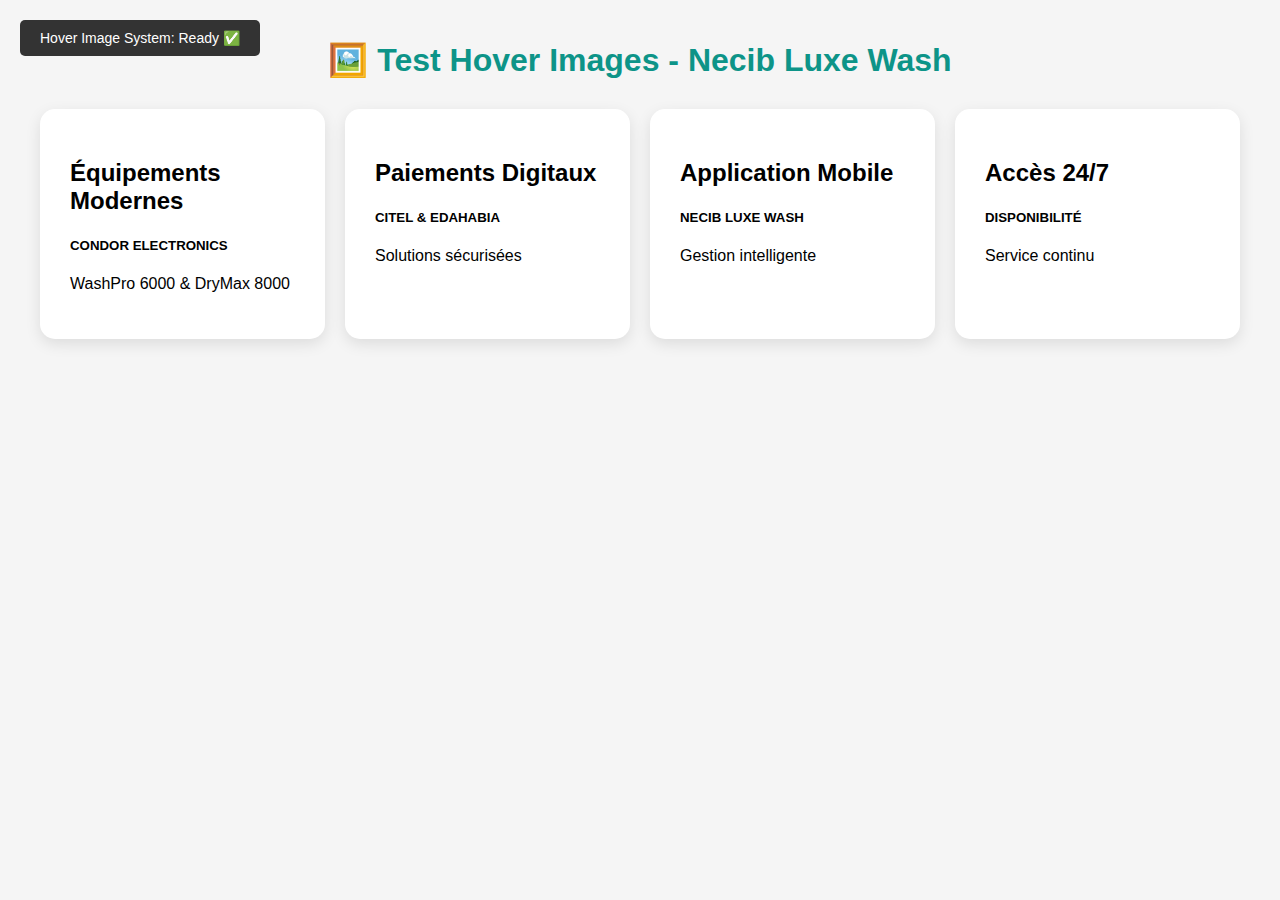
<file: test-hover-fix.html>
<!DOCTYPE html>
<html lang="fr">
<head>
    <meta charset="UTF-8">
    <meta name="viewport" content="width=device-width, initial-scale=1.0">
    <title>Hover Images Test - Necib Luxe Wash</title>
    <style>
        body {
            margin: 0;
            padding: 20px;
            font-family: Arial, sans-serif;
            background: #f5f5f5;
        }
        
        .test-container {
            max-width: 1200px;
            margin: 0 auto;
            display: grid;
            grid-template-columns: repeat(auto-fit, minmax(250px, 1fr));
            gap: 20px;
        }
        
        .elem1 {
            background: white;
            border-radius: 15px;
            padding: 30px;
            box-shadow: 0 5px 15px rgba(0,0,0,0.1);
            cursor: pointer;
            transition: all 0.3s ease;
            position: relative;
        }
        
        .elem1:hover {
            transform: translateY(-5px);
            box-shadow: 0 15px 30px rgba(255, 107, 53, 0.2);
        }
        
        .hover-image-div {
            position: fixed;
            height: 400px;
            width: 300px;
            z-index: 1000;
            border-radius: 15px;
            top: 10%;
            right: 10%;
            display: none;
            background-size: cover;
            background-position: center;
            background-repeat: no-repeat;
            box-shadow: 0 25px 60px rgba(0, 0, 0, 0.3);
            border: 3px solid #ff6b35;
            transition: all 0.4s ease;
        }
        
        .test-title {
            text-align: center;
            margin-bottom: 30px;
            color: #0D9488;
            font-size: 2rem;
            font-weight: bold;
        }
        
        .status {
            position: fixed;
            top: 20px;
            left: 20px;
            background: #333;
            color: white;
            padding: 10px 20px;
            border-radius: 5px;
            font-size: 14px;
            z-index: 2000;
        }
    </style>
</head>
<body>
    <div class="status" id="status">Hover Image System: Loading...</div>
    
    <h1 class="test-title">🖼️ Test Hover Images - Necib Luxe Wash</h1>
    
    <div class="hover-image-div" id="hoverImageDiv"></div>
    
    <div class="test-container">
        <div class="elem1" data-image="./assets/images/CARACTÉRISTIQUES CLÉS/Modern Laundromat with Neon Lighting.jpeg">
            <h2>Équipements Modernes</h2>
            <h5>CONDOR ELECTRONICS</h5>
            <p>WashPro 6000 & DryMax 8000</p>
        </div>
        
        <div class="elem1" data-image="./assets/images/CARACTÉRISTIQUES CLÉS/Mobile Payment Display.jpeg">
            <h2>Paiements Digitaux</h2>
            <h5>CITEL & EDAHABIA</h5>
            <p>Solutions sécurisées</p>
        </div>
        
        <div class="elem1" data-image="./assets/images/CARACTÉRISTIQUES CLÉS/iPhone with Colorful App Icons on Orange Background ( Mobie App ).jpeg">
            <h2>Application Mobile</h2>
            <h5>NECIB LUXE WASH</h5>
            <p>Gestion intelligente</p>
        </div>
        
        <div class="elem1" data-image="./assets/images/CARACTÉRISTIQUES CLÉS/Neon Open Sign open 24-7.jpeg">
            <h2>Accès 24/7</h2>
            <h5>DISPONIBILITÉ</h5>
            <p>Service continu</p>
        </div>
    </div>

    <script>
        document.addEventListener('DOMContentLoaded', function() {
            const hoverDiv = document.getElementById('hoverImageDiv');
            const cards = document.querySelectorAll('.elem1');
            const status = document.getElementById('status');
            
            let currentHover = null;
            
            status.textContent = 'Hover Image System: Ready ✅';
            console.log('🚀 Hover system initialized');
            console.log('Found', cards.length, 'cards');
            console.log('Hover div:', hoverDiv);
            
            cards.forEach((card, index) => {
                const imagePath = card.getAttribute('data-image');
                console.log(`Card ${index + 1}: ${imagePath}`);
                
                card.addEventListener('mouseenter', function() {
                    if (currentHover === this) return;
                    currentHover = this;
                    
                    const imageUrl = this.getAttribute('data-image');
                    console.log('🖼️ Showing image:', imageUrl);
                    
                    status.textContent = `Showing: ${imageUrl.split('/').pop()}`;
                    
                    if (hoverDiv && imageUrl) {
                        hoverDiv.style.backgroundImage = `url("${imageUrl}")`;
                        hoverDiv.style.display = 'block';
                        hoverDiv.style.opacity = '0';
                        hoverDiv.style.transform = 'scale(0.9)';
                        
                        setTimeout(() => {
                            hoverDiv.style.opacity = '1';
                            hoverDiv.style.transform = 'scale(1)';
                        }, 10);
                    }
                });
                
                card.addEventListener('mouseleave', function() {
                    currentHover = null;
                    status.textContent = 'Hover Image System: Ready ✅';
                    console.log('🔥 Hiding image');
                    
                    if (hoverDiv) {
                        hoverDiv.style.opacity = '0';
                        hoverDiv.style.transform = 'scale(0.95)';
                        
                        setTimeout(() => {
                            hoverDiv.style.display = 'none';
                            hoverDiv.style.backgroundImage = '';
                        }, 300);
                    }
                });
            });
            
            // Test image loading
            setTimeout(() => {
                const testImage = new Image();
                testImage.onload = function() {
                    console.log('✅ Test image loaded successfully');
                    status.textContent = 'Hover Image System: Ready ✅ (Images accessible)';
                };
                testImage.onerror = function() {
                    console.error('❌ Test image failed to load');
                    status.textContent = 'Hover Image System: ⚠️ Image path issues detected';
                };
                testImage.src = './assets/images/CARACTÉRISTIQUES CLÉS/Modern Laundromat with Neon Lighting.jpeg';
            }, 1000);
        });
    </script>
</body>
</html>
</file>
